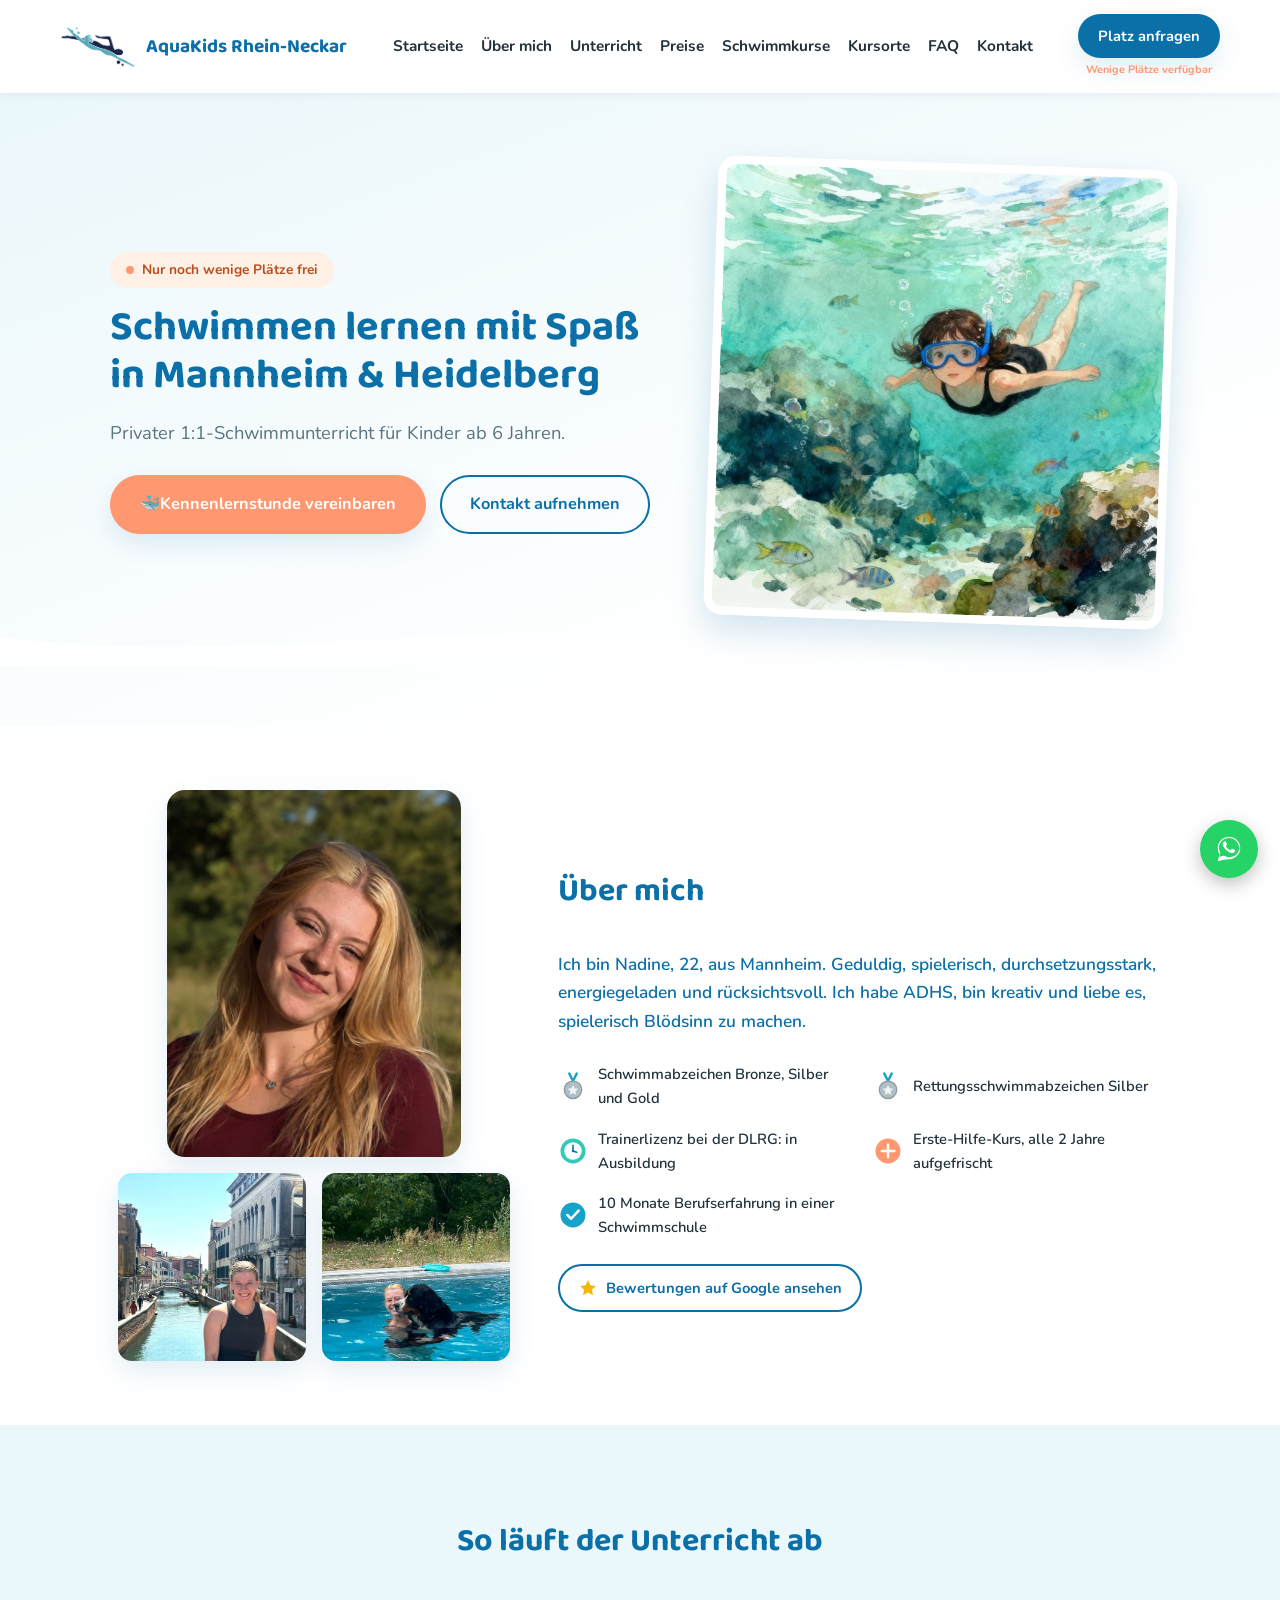
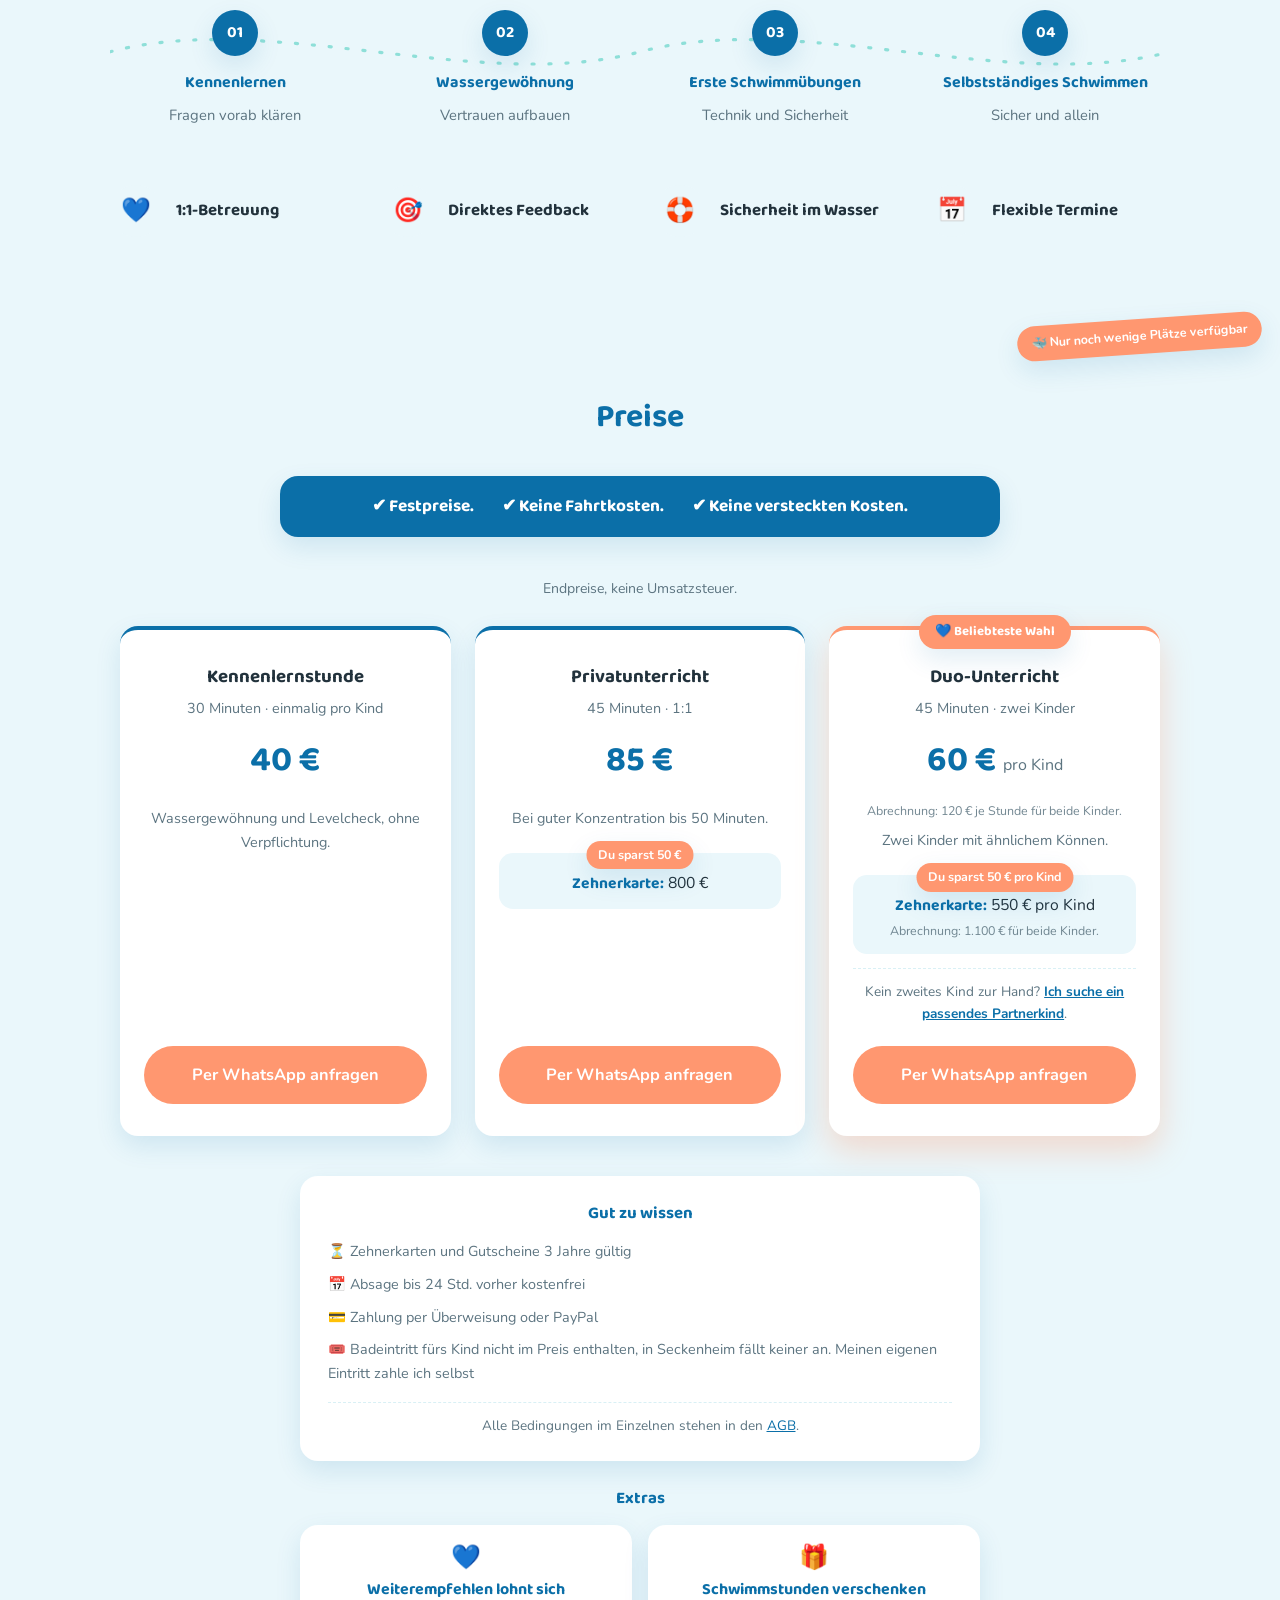
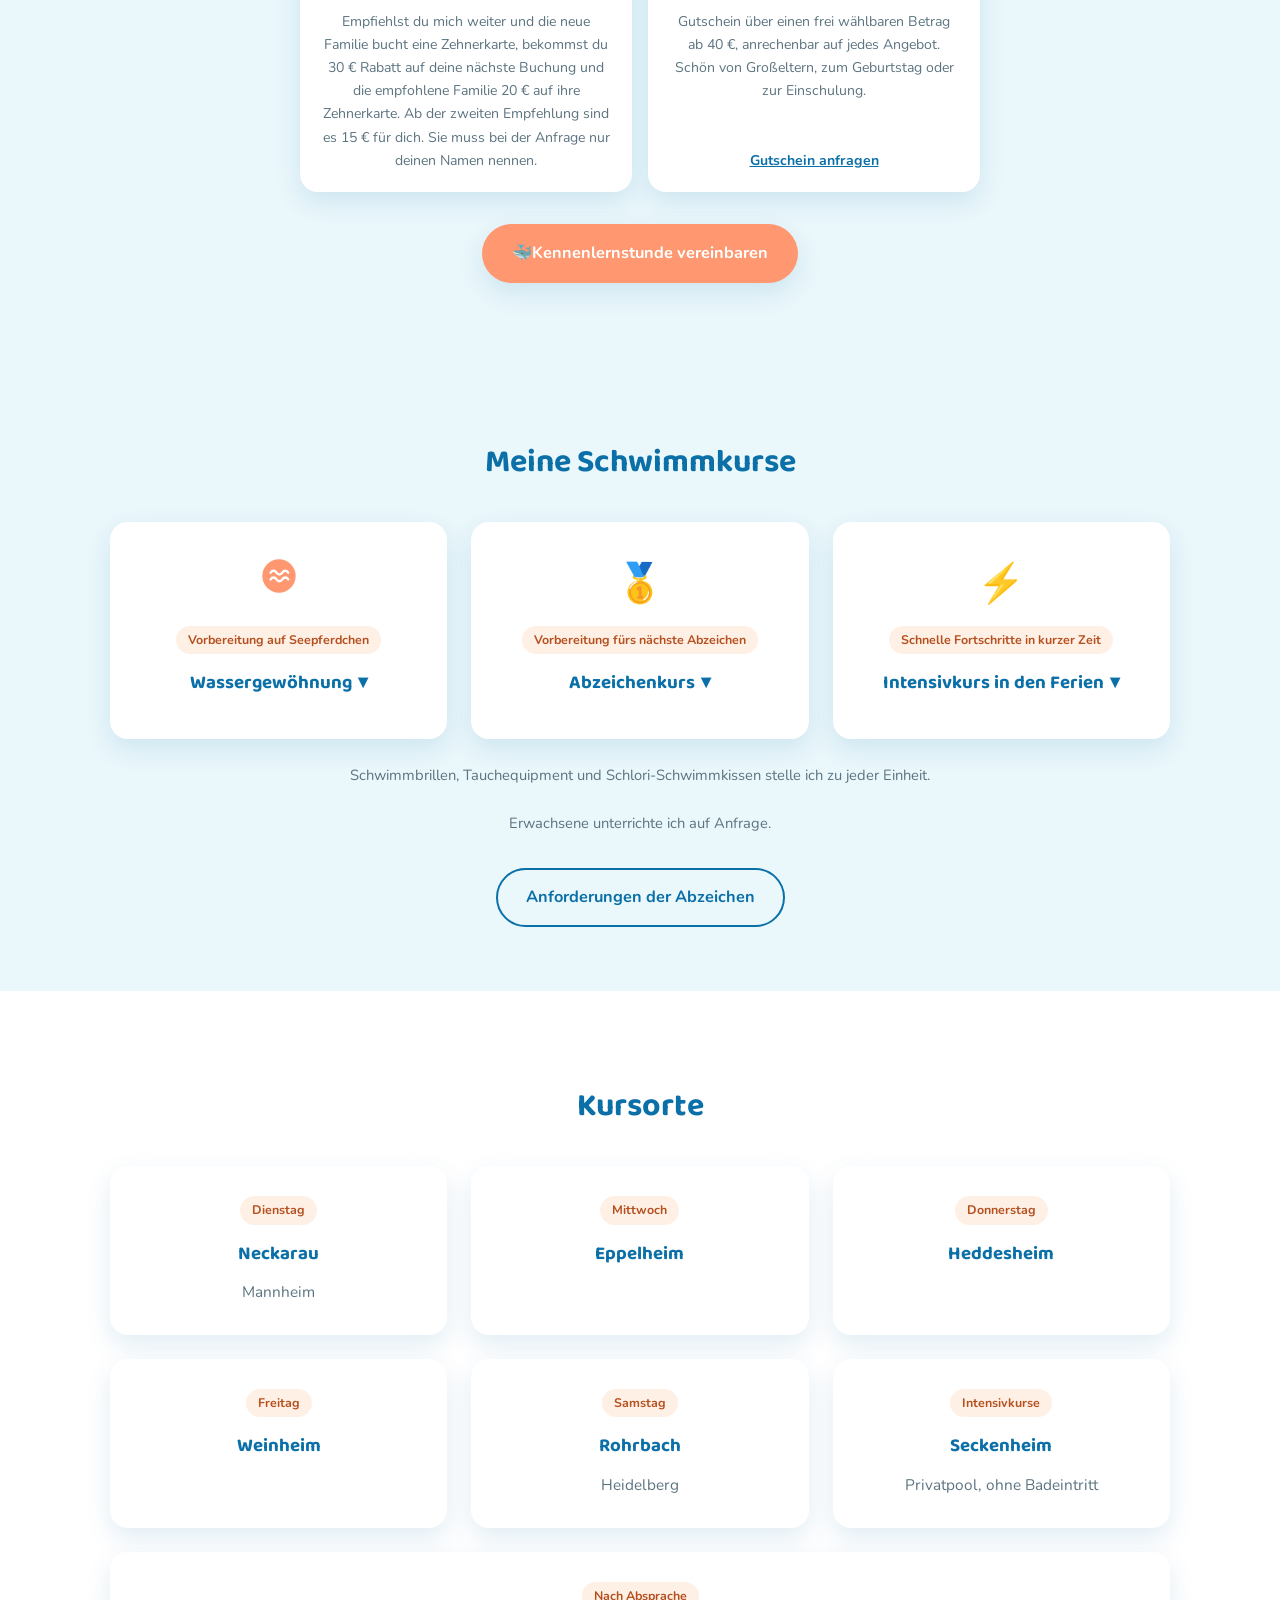
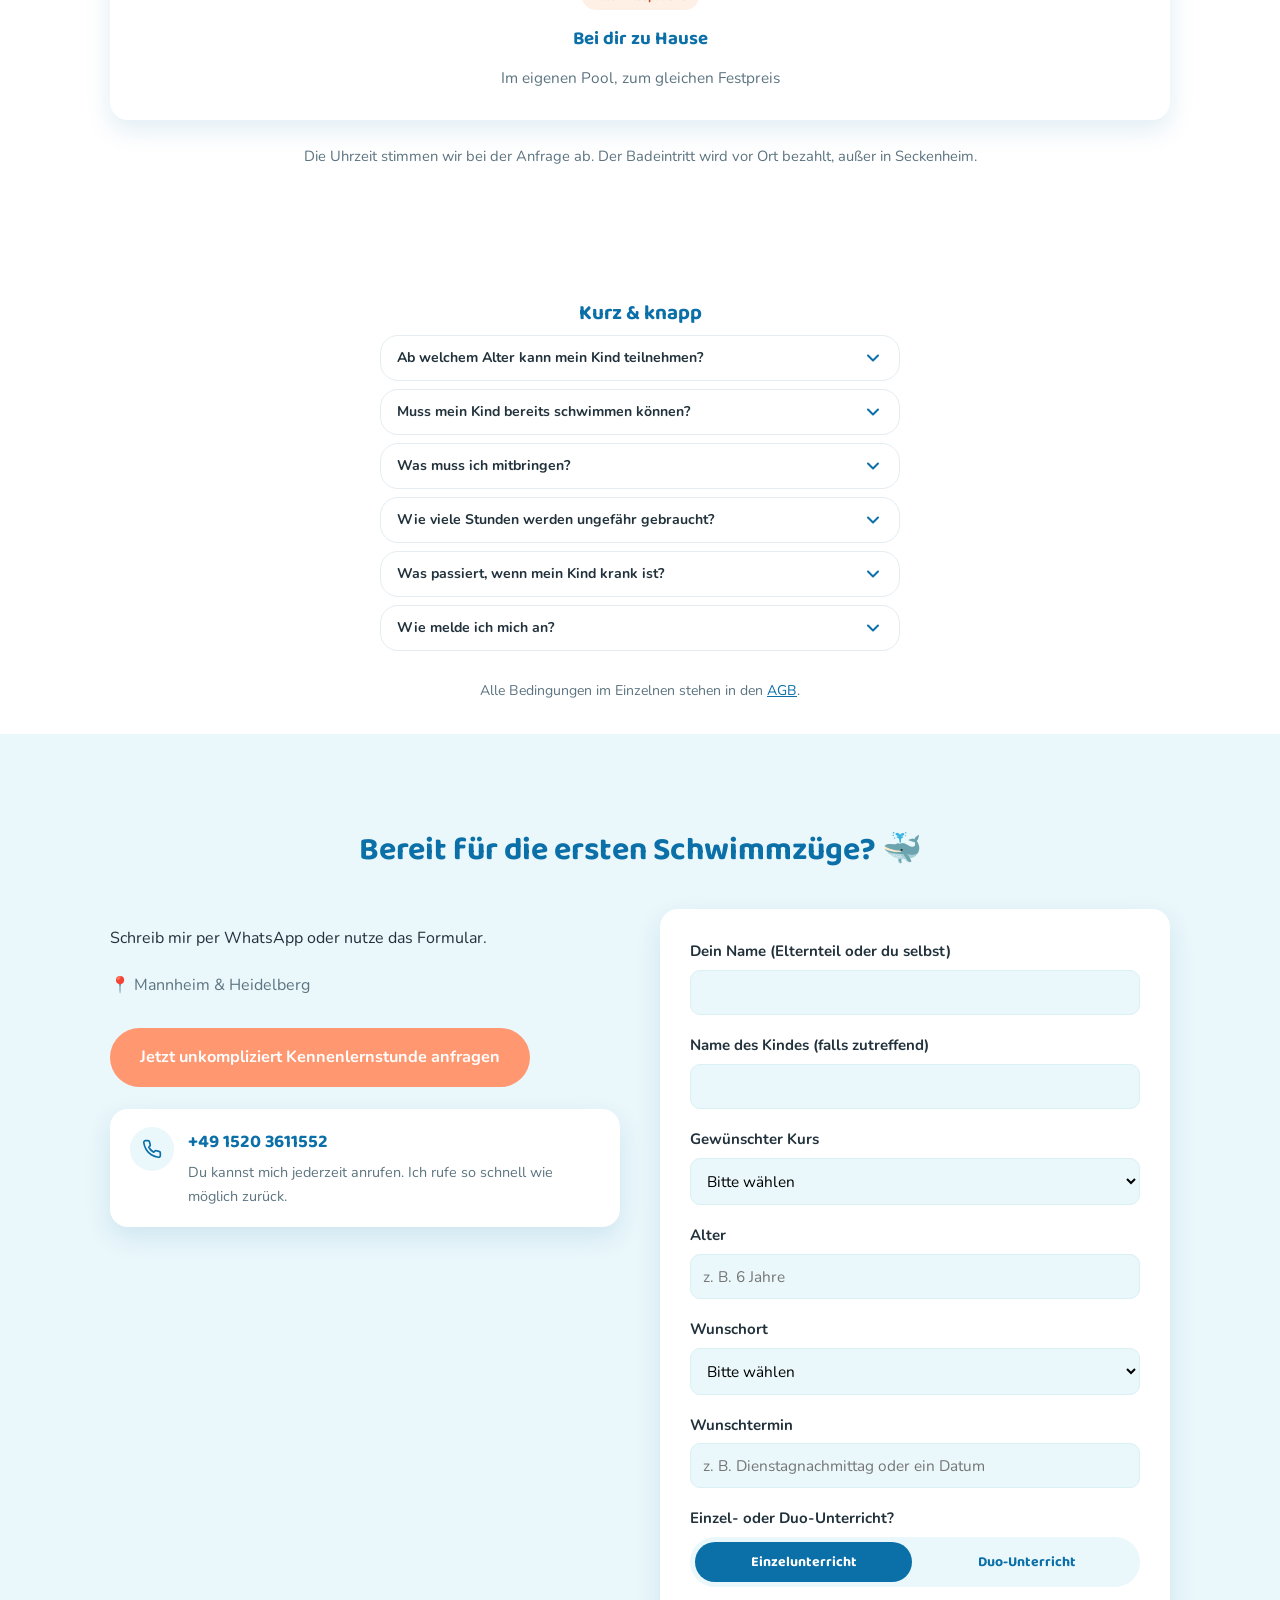
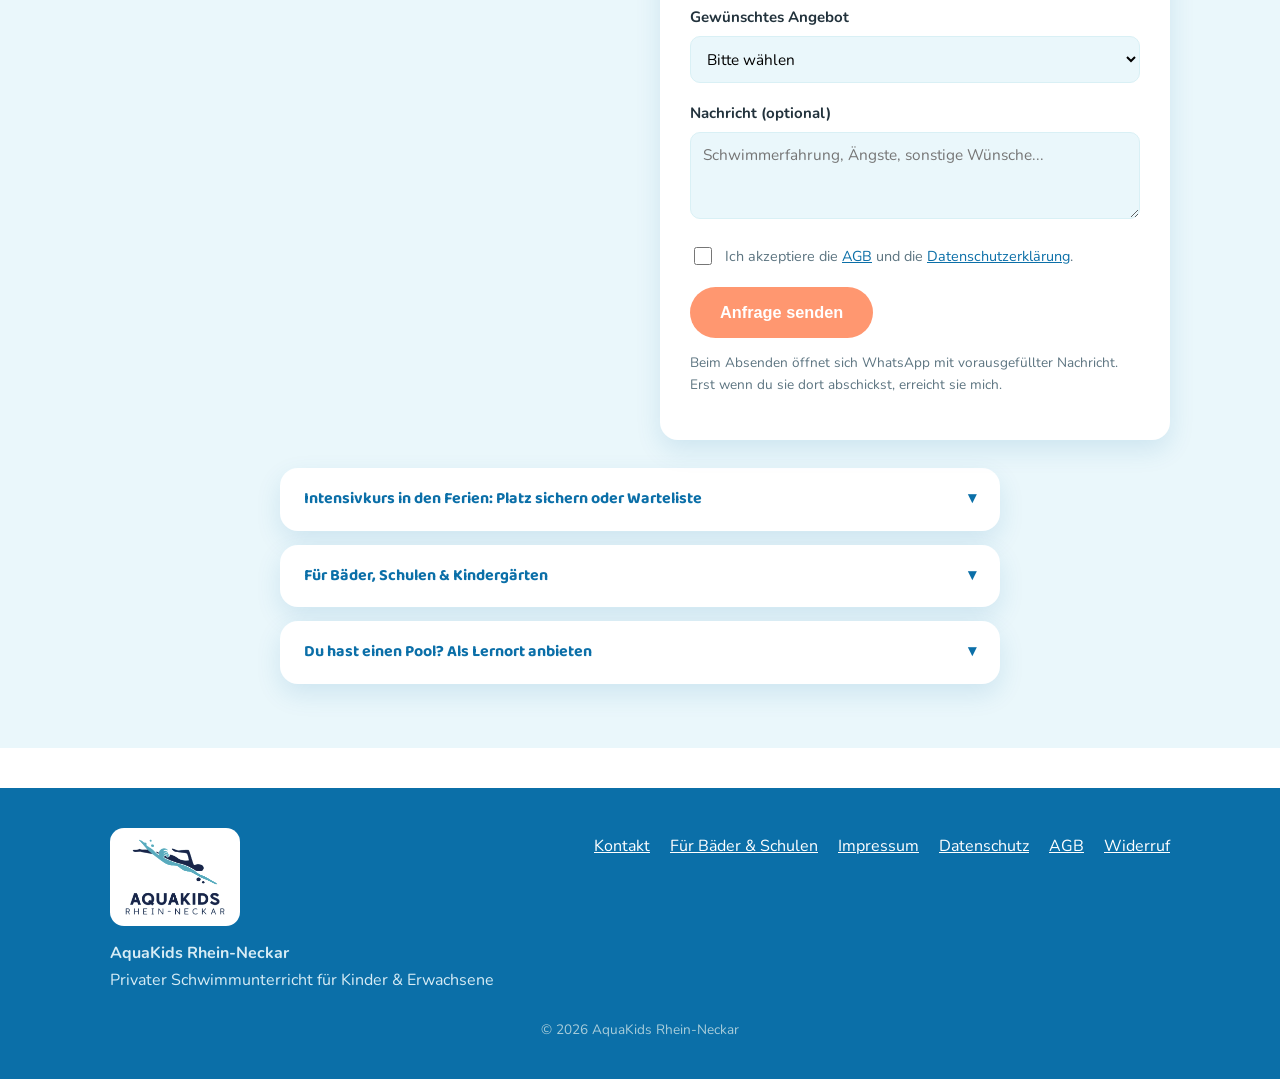
<file: index.html>
<!DOCTYPE html>
<html lang="de">
<head>
<meta charset="UTF-8" />
<meta name="viewport" content="width=device-width, initial-scale=1.0" />
<link rel="icon" href="/favicon.png" type="image/png" sizes="64x64" />
<link rel="apple-touch-icon" href="/apple-touch-icon.png" />
<link rel="preload" href="/fonts/nunito-latin.woff2" as="font" type="font/woff2" crossorigin />
<link rel="preload" href="/fonts/baloo2-latin.woff2" as="font" type="font/woff2" crossorigin />
<title>Schwimmunterricht Heidelberg &amp; Mannheim | AquaKids Rhein-Neckar</title>
<meta name="description" content="Privater Schwimmunterricht in Heidelberg &amp; Mannheim für Kinder ab 6 Jahren und Erwachsene. Geduldig, 1:1, spielerisch. Jetzt Termin per WhatsApp anfragen." />
<link rel="canonical" href="https://aquakids-rn.de/" />
<meta property="og:type" content="website" />
<meta property="og:locale" content="de_DE" />
<meta property="og:site_name" content="AquaKids Rhein-Neckar" />
<meta property="og:title" content="Schwimmunterricht Heidelberg & Mannheim | AquaKids Rhein-Neckar" />
<meta property="og:description" content="Privater Schwimmunterricht für Kinder ab 6 Jahren und Erwachsene in Mannheim und Heidelberg. Geduldig, individuell und persönlich." />
<meta property="og:url" content="https://aquakids-rn.de/" />
<meta property="og:image" content="https://aquakids-rn.de/img/hero-unterwasser.jpg" />
<meta name="twitter:card" content="summary_large_image" />
<link rel="stylesheet" href="css/style.css?v=33" />
<script type="application/ld+json">
{
  "@context": "https://schema.org",
  "@type": "SportsActivityLocation",
  "name": "AquaKids Rhein-Neckar",
  "description": "Privater Schwimmunterricht für Kinder ab 6 Jahren und Erwachsene in Mannheim und Heidelberg.",
  "url": "https://aquakids-rn.de/",
  "telephone": "+4915203611552",
  "email": "aquakidsrheinneckar@gmail.com",
  "priceRange": "40€-85€",
  "areaServed": [
    { "@type": "City", "name": "Mannheim" },
    { "@type": "City", "name": "Heidelberg" },
    { "@type": "City", "name": "Weinheim" },
    { "@type": "City", "name": "Eppelheim" },
    { "@type": "City", "name": "Heddesheim" }
  ],
  "image": "https://aquakids-rn.de/img/hero-unterwasser.jpg",
  "logo": "https://aquakids-rn.de/img/logo.png",
  "sameAs": ["https://maps.app.goo.gl/8mJAWNPspA1C7y219"]
}
</script>
</head>
<body>

<header class="site-header">
  <div class="nav-wrap">
    <a href="#start" class="logo">
      <img class="logo-mark" src="img/logo-mark.png" alt="" width="76" height="42" />
      AquaKids Rhein-Neckar
    </a>

    <nav class="main-nav" aria-label="Hauptnavigation">
      <ul>
        <li><a href="#start">Startseite</a></li>
        <li><a href="#ueber-mich">Über mich</a></li>
        <li><a href="#ablauf">Unterricht</a></li>
        <li><a href="#preise">Preise</a></li>
        <li><a href="#angebot">Schwimmkurse</a></li>
        <li><a href="#kursorte">Kursorte</a></li>
        <li><a href="#faq">FAQ</a></li>
        <li><a href="#kontakt">Kontakt</a></li>
      </ul>
    </nav>

    <div class="nav-actions">
      <div class="nav-cta-gruppe">
        <a class="btn-nav-cta" href="#kontakt">
          <span class="long">Platz anfragen</span>
        </a>
        <span class="nav-cta-hinweis">Wenige Plätze verfügbar</span>
      </div>
      <button class="menu-toggle" aria-label="Menü öffnen" aria-expanded="false">☰</button>
    </div>
  </div>
</header>

<main>

  <!-- Hero -->
  <section class="hero" id="start">
    <div class="bubble-field" aria-hidden="true">
      <span></span><span></span><span></span><span></span><span></span>
    </div>
    <div class="container hero-inner">
      <div>
        <!-- Verfügbarkeit monatlich aktuell halten: Anzahl der Plätze und Monat anpassen. -->
        <div class="availability-badge">Nur noch wenige Plätze frei</div>
        <h1>Schwimmen lernen mit Spaß in Mannheim &amp; Heidelberg</h1>
        <p class="lead">
          Privater 1:1-Schwimmunterricht für Kinder ab 6 Jahren.
        </p>
        <div class="hero-actions">
          <a href="#kontakt" class="btn btn-coral"><span aria-hidden="true">🐳</span> Kennenlernstunde vereinbaren</a>
          <a href="#kontakt" class="btn btn-outline">Kontakt aufnehmen</a>
        </div>
      </div>
      <div class="hero-illustration">
        <img src="img/hero-unterwasser.jpg"
             alt="Aquarell-Illustration: Ein Mädchen taucht mit Schwimmbrille durch klares Wasser, umgeben von bunten Fischen"
             width="736" height="736" fetchpriority="high" />
      </div>
    </div>
    <div class="wave-divider" aria-hidden="true">
      <svg viewBox="0 0 1440 60" preserveAspectRatio="none">
        <path d="M0,20 C240,60 480,0 720,20 C960,40 1200,0 1440,20 L1440,60 L0,60 Z" fill="var(--color-bg)"/>
      </svg>
    </div>
  </section>

  <!-- Über mich -->
  <section id="ueber-mich">
    <div class="container about-grid">
      <div class="reveal ueber-mich-dreieck">
        <div class="foto-wrapper foto-wrapper-oben" title="Strg + Mausrad zum Zoomen">
          <img src="img/ueber-mich-portrait.jpg" alt="Nadine Reinhard, Portrait" class="foto-oben" width="800" height="1200" loading="lazy" decoding="async" />
        </div>
        <div class="foto-unten-reihe">
          <div class="foto-wrapper foto-wrapper-unten" tabindex="0" role="button" aria-label="Dieses Foto groß anzeigen" title="Anklicken zum Tauschen">
            <img src="img/ueber-mich.jpg" alt="Nadine Reinhard, Schwimmlehrerin bei AquaKids Rhein-Neckar" class="foto-unten" width="600" height="800" loading="lazy" decoding="async" />
          </div>
          <div class="foto-wrapper foto-wrapper-unten" tabindex="0" role="button" aria-label="Dieses Foto groß anzeigen" title="Anklicken zum Tauschen">
            <img src="img/ueber-mich-pool.jpg" alt="Nadine Reinhard beim Schwimmen mit ihrem Hund" class="foto-unten" width="600" height="800" loading="lazy" decoding="async" />
          </div>
        </div>
      </div>
      <div class="reveal">
        <h2 class="section-title" style="text-align:left">Über mich</h2>
        <p class="ueber-mich-intro">Ich bin Nadine, 22, aus Mannheim. Geduldig, spielerisch, durchsetzungsstark, energiegeladen und rücksichtsvoll. Ich habe ADHS, bin kreativ und liebe es, spielerisch Blödsinn zu machen.</p>
        <ul class="qualifications">
          <li class="qualification-item">
            <svg viewBox="0 0 48 48" width="40" height="40" aria-hidden="true">
              <path d="M18 4 L24 16 L30 4" fill="none" stroke="var(--color-primary)" stroke-width="4" stroke-linecap="round" stroke-linejoin="round"/>
              <circle cx="24" cy="30" r="14" fill="#b0bfc6" stroke="#8a99a1" stroke-width="2"/>
              <path d="M24 22 L26.5 27.5 L32.5 28.2 L28 32.3 L29.3 38.2 L24 35 L18.7 38.2 L20 32.3 L15.5 28.2 L21.5 27.5 Z" fill="#eef3f5"/>
            </svg>
            <span>Schwimmabzeichen Bronze, Silber und Gold</span>
          </li>
          <li class="qualification-item">
            <svg viewBox="0 0 48 48" width="40" height="40" aria-hidden="true">
              <path d="M18 4 L24 16 L30 4" fill="none" stroke="var(--color-primary)" stroke-width="4" stroke-linecap="round" stroke-linejoin="round"/>
              <circle cx="24" cy="30" r="14" fill="#b0bfc6" stroke="#8a99a1" stroke-width="2"/>
              <path d="M24 22 L26.5 27.5 L32.5 28.2 L28 32.3 L29.3 38.2 L24 35 L18.7 38.2 L20 32.3 L15.5 28.2 L21.5 27.5 Z" fill="#eef3f5"/>
            </svg>
            <span>Rettungsschwimmabzeichen Silber</span>
          </li>
          <li class="qualification-item">
            <svg viewBox="0 0 48 48" width="40" height="40" aria-hidden="true">
              <circle cx="24" cy="24" r="20" fill="var(--color-accent)"/>
              <circle cx="24" cy="24" r="14" fill="#ffffff"/>
              <line x1="24" y1="24" x2="24" y2="15" stroke="var(--color-primary-dark)" stroke-width="2.5" stroke-linecap="round"/>
              <line x1="24" y1="24" x2="30" y2="26" stroke="var(--color-primary-dark)" stroke-width="2.5" stroke-linecap="round"/>
              <circle cx="24" cy="24" r="2" fill="var(--color-primary-dark)"/>
            </svg>
            <span>Trainerlizenz bei der DLRG: in Ausbildung</span>
          </li>
          <li class="qualification-item">
            <svg viewBox="0 0 48 48" width="40" height="40" aria-hidden="true">
              <circle cx="24" cy="24" r="20" fill="var(--color-coral)"/>
              <path d="M24 14 L24 34 M14 24 L34 24" stroke="#ffffff" stroke-width="4" stroke-linecap="round"/>
            </svg>
            <span>Erste-Hilfe-Kurs, alle 2 Jahre aufgefrischt</span>
          </li>
          <li class="qualification-item">
            <svg viewBox="0 0 48 48" width="40" height="40" aria-hidden="true">
              <circle cx="24" cy="24" r="20" fill="var(--color-primary)"/>
              <path d="M15 24 L21 30 L33 17" fill="none" stroke="#ffffff" stroke-width="4" stroke-linecap="round" stroke-linejoin="round"/>
            </svg>
            <span>10 Monate Berufserfahrung in einer Schwimmschule</span>
          </li>
        </ul>
        <a class="google-bewertungen" href="https://maps.app.goo.gl/8mJAWNPspA1C7y219" target="_blank" rel="noopener">
          <svg viewBox="0 0 24 24" width="20" height="20" aria-hidden="true">
            <path d="M12 2.5l2.9 6.1 6.6.9-4.8 4.6 1.2 6.6L12 17.5l-5.9 3.2 1.2-6.6L2.5 9.5l6.6-.9z" fill="#f5b50a"/>
          </svg>
          <span>Bewertungen auf Google ansehen</span>
        </a>
      </div>
    </div>
  </section>

  <!-- Unterricht -->
  <section class="alt" id="ablauf">
    <div class="container">
      <h2 class="section-title reveal">So läuft der Unterricht ab</h2>
      <div class="steps-wrap reveal">
        <svg class="steps-wave-bg" viewBox="0 0 1000 60" preserveAspectRatio="none" aria-hidden="true">
          <path d="M0,30 C150,-10 350,70 500,30 C650,-10 850,70 1000,30" fill="none" stroke="var(--color-accent)" stroke-width="3" stroke-linecap="round" stroke-dasharray="2 14"/>
        </svg>
        <div class="steps">
          <div class="step">
            <div class="step-number">01</div>
            <h3>Kennenlernen</h3>
            <p>Fragen vorab klären</p>
          </div>
          <div class="step">
            <div class="step-number">02</div>
            <h3>Wassergewöhnung</h3>
            <p>Vertrauen aufbauen</p>
          </div>
          <div class="step">
            <div class="step-number">03</div>
            <h3>Erste Schwimmübungen</h3>
            <p>Technik und Sicherheit</p>
          </div>
          <div class="step">
            <div class="step-number">04</div>
            <h3>Selbstständiges Schwimmen</h3>
            <p>Sicher und allein</p>
          </div>
        </div>
      </div>

      <div class="benefit-grid reveal">
        <div class="benefit-item">
          <span class="benefit-icon" aria-hidden="true">💙</span>
          <h3>1:1-Betreuung</h3>
        </div>
        <div class="benefit-item">
          <span class="benefit-icon" aria-hidden="true">🎯</span>
          <h3>Direktes Feedback</h3>
        </div>
        <div class="benefit-item">
          <span class="benefit-icon" aria-hidden="true">🛟</span>
          <h3>Sicherheit im Wasser</h3>
        </div>
        <div class="benefit-item">
          <span class="benefit-icon" aria-hidden="true">📅</span>
          <h3>Flexible Termine</h3>
        </div>
      </div>
    </div>
  </section>

  <!-- Preise -->
  <section class="alt" id="preise">
    <span class="ecke-badge">🐳 Nur noch wenige Plätze verfügbar</span>
    <div class="container">
      <h2 class="section-title reveal">Preise</h2>

      <p class="festpreis-banner reveal">
        <span>✔ Festpreise.</span>
        <span>✔ Keine Fahrtkosten.</span>
        <span>✔ Keine versteckten Kosten.</span>
      </p>
      <p class="preis-fussnote reveal">
        Endpreise, keine Umsatzsteuer.
      </p>

      <!-- Die Preiskarten entstehen automatisch aus js/preise-data.js – Preise NUR dort ändern. -->
      <div class="price-grid" id="preis-karten"></div>

      <div class="preis-rahmen reveal">
        <h3>Gut zu wissen</h3>
        <ul>
          <li><span aria-hidden="true">⏳</span> Zehnerkarten und Gutscheine 3&nbsp;Jahre gültig</li>
          <li><span aria-hidden="true">📅</span> Absage bis 24&nbsp;Std. vorher kostenfrei</li>
          <li><span aria-hidden="true">💳</span> Zahlung per Überweisung oder PayPal</li>
          <li><span aria-hidden="true">🎟️</span> Badeintritt fürs Kind nicht im Preis enthalten, in Seckenheim fällt keiner an. Meinen eigenen Eintritt zahle ich selbst</li>
        </ul>
        <p>Alle Bedingungen im Einzelnen stehen in den <a href="agb.html">AGB</a>.</p>
      </div>

      <!-- Empfehlungsprämie und Gutschein entstehen aus AKTIONEN in js/preise-data.js -->
      <div class="preis-aktionen" id="preis-aktionen"></div>

      <div class="section-cta reveal">
        <a href="#kontakt" class="btn btn-coral"><span aria-hidden="true">🐳</span> Kennenlernstunde vereinbaren</a>
      </div>
    </div>
  </section>

  <!-- Meine Schwimmkurse (inkl. Abzeichen-Anforderungen) -->
  <section class="alt has-bubbles" id="angebot">
    <div class="bubble-field" aria-hidden="true">
      <span></span><span></span><span></span>
    </div>
    <div class="container">
      <h2 class="section-title reveal">Meine Schwimmkurse</h2>
      <div class="card-grid">
        <details class="card kurs-toggle reveal">
          <summary>
            <div class="emoji">
              <svg viewBox="0 0 48 48" width="40" height="40" aria-hidden="true">
                <circle cx="24" cy="24" r="20" fill="var(--color-coral)"/>
                <path d="M14 20c2-3 5-3 7 0s5 3 7 0 5-3 7 0" stroke="#ffffff" stroke-width="3" fill="none" stroke-linecap="round"/>
                <path d="M14 28c2-3 5-3 7 0s5 3 7 0 5-3 7 0" stroke="#ffffff" stroke-width="3" fill="none" stroke-linecap="round"/>
              </svg>
            </div>
            <span class="kurs-subline">Vorbereitung auf Seepferdchen</span>
            <h3>Wassergewöhnung</h3>
          </summary>
          <ul class="leistungen-list">
            <li>Sicher im Wasser fühlen</li>
            <li>Auftriebsübungen</li>
            <li>Vorankommen im Wasser</li>
            <li>Erste Schwimmtechniken</li>
          </ul>
        </details>
        <details class="card kurs-toggle reveal">
          <summary>
            <div class="emoji" aria-hidden="true">🥇</div>
            <span class="kurs-subline">Vorbereitung fürs nächste Abzeichen</span>
            <h3>Abzeichenkurs</h3>
          </summary>
          <ul class="leistungen-list">
            <li>Verschiedene Schwimmtechniken</li>
            <li>Sprünge</li>
            <li>Sicherheit im Wasser</li>
          </ul>
        </details>
        <details class="card kurs-toggle reveal">
          <summary>
            <div class="emoji" aria-hidden="true">⚡</div>
            <span class="kurs-subline">Schnelle Fortschritte in kurzer Zeit</span>
            <h3>Intensivkurs in den Ferien</h3>
          </summary>
          <!-- Die Punkte entstehen aus FERIENKURSE in js/preise-data.js -->
          <ul class="leistungen-list" id="ferienkurs-liste"></ul>
          <a href="#ferien-reservierung" class="btn btn-coral kurs-cta">Platz sichern oder Warteliste</a>
        </details>
      </div>
      <p class="price-note">Schwimmbrillen, Tauchequipment und Schlori-Schwimmkissen stelle ich zu jeder Einheit.</p>
      <p class="price-note">Erwachsene unterrichte ich auf Anfrage.</p>

      <details class="abzeichen-details" id="abzeichen">
        <summary class="btn btn-outline">Anforderungen der Abzeichen</summary>
        <p class="abzeichen-hinweis">Die offizielle Abnahme übernimmt das Schwimmbad bzw. eine Prüfstelle.</p>
        <div class="card-grid">
        <div class="card">
          <h3>Seepferdchen</h3>
          <ul class="leistungen-list">
            <li>Sprung vom Beckenrand</li>
            <li>25 m Schwimmen in Bauch- oder Rückenlage</li>
            <li>Gegenstand aus schultertiefem Wasser holen</li>
            <li>Baderegeln kennen</li>
          </ul>
        </div>
        <div class="card">
          <h3>Bronze</h3>
          <ul class="leistungen-list">
            <li>Kopfsprung</li>
            <li>15 Minuten schwimmen, mindestens 200 m</li>
            <li>Sprung vom 1-Meter-Brett</li>
            <li>Ca. 2 m tief tauchen und Gegenstand holen</li>
            <li>Baderegeln kennen</li>
          </ul>
        </div>
        <div class="card">
          <h3>Silber</h3>
          <ul class="leistungen-list">
            <li>Kopfsprung</li>
            <li>20 Minuten schwimmen, mindestens 400 m</li>
            <li>Sprung aus 3 m Höhe (oder zwei 1-Meter-Sprünge)</li>
            <li>Zweimal ca. 2 m tief tauchen</li>
            <li>10 m Streckentauchen</li>
            <li>Baderegeln und Grundlagen der Selbstrettung</li>
          </ul>
        </div>
        <div class="card">
          <h3>Gold</h3>
          <ul class="leistungen-list">
            <li>Kopfsprung</li>
            <li>30 Minuten schwimmen, mindestens 800 m</li>
            <li>Kraul-, Brust- und Rückenschwimmen</li>
            <li>10 m Streckentauchen ohne Abstoßen</li>
            <li>Dreimal ca. 2 m tief tauchen, innerhalb von 3 Minuten</li>
            <li>50 m Transportschwimmen</li>
            <li>Baderegeln und Hilfe bei Bade-, Boots- und Eisunfällen</li>
          </ul>
        </div>
      </div>

      <h3 class="abzeichen-subtitle">Rettungsschwimmabzeichen (DRSA)</h3>
      <div class="card-grid">
        <div class="card">
          <h3>Bronze</h3>
          <ul class="leistungen-list">
            <li>Voraussetzung: keine, ab ca. 12 Jahren</li>
            <li>200 m schwimmen in max. 10 Minuten</li>
            <li>100 m in Kleidung schwimmen, danach unter Wasser ausziehen</li>
            <li>Zwei Tieftauchgänge, Ring aus 2 bis 3 m Tiefe holen</li>
            <li>50 m Transportschwimmen</li>
            <li>Befreiungsgriffe und Rettungstransport</li>
            <li>Grundlagen Wiederbelebung</li>
          </ul>
        </div>
        <div class="card">
          <h3>Silber</h3>
          <ul class="leistungen-list">
            <li>Voraussetzung: Rettungsschwimmabzeichen Bronze, ab ca. 14 Jahren</li>
            <li>400 m schwimmen in max. 15 Minuten</li>
            <li>300 m in Kleidung schwimmen, danach ausziehen</li>
            <li>Sprung aus 3 m Höhe</li>
            <li>Drei Tieftauchgänge aus 3 bis 5 m Tiefe</li>
            <li>50 m Transportschwimmen in unter 90 Sekunden</li>
            <li>Aktuelle Erste-Hilfe-Ausbildung nötig</li>
          </ul>
        </div>
        <div class="card">
          <h3>Gold</h3>
          <ul class="leistungen-list">
            <li>Voraussetzung: Rettungsschwimmabzeichen Silber, ab ca. 16 Jahren</li>
            <li>300 m Flossenschwimmen in max. 6 Minuten, davon 50 m Schleppen in Kleidung</li>
            <li>300 m Schwimmen in Kleidung in max. 9 Minuten, danach im Wasser ausziehen</li>
            <li>30 m Streckentauchen, mind. 8 von 10 Ringen auf 20 m Strecke sammeln</li>
            <li>Drei Tieftauchgänge in Kleidung (kopf- und fußwärts) in 3 Minuten, dabei zwei
              Ringe aus ca. 3 bis 5 m Tiefe holen</li>
            <li>Aktuelle Erste-Hilfe-Ausbildung und ärztliches Attest nötig</li>
          </ul>
        </div>
      </div>
      </details>
    </div>
  </section>

  <!-- Kursorte: Bäder nach und nach in js/pools-data.js eintragen -->
  <section id="kursorte">
    <div class="container">
      <h2 class="section-title reveal">Kursorte</h2>
      <!-- Wochenplan (Dienstag bis Samstag): Orte und Wochentage in js/pools-data.js pflegen -->
      <div class="card-grid kursorte-grid" id="kursorte-liste">
        <article class="card kursort-zuhause-karte reveal">
          <span class="kurs-subline">Nach Absprache</span>
          <h3>Bei dir zu Hause</h3>
          <p>Im eigenen Pool, zum gleichen Festpreis</p>
        </article>
      </div>
      <p class="price-note">Die Uhrzeit stimmen wir bei der Anfrage ab. Der Badeintritt wird vor Ort bezahlt, außer in Seckenheim.</p>
    </div>
  </section>

  <!-- FAQ -->
  <section id="faq" class="faq-compact">
    <div class="container">
      <h2 class="section-title reveal">Kurz &amp; knapp</h2>
      <div class="faq-list reveal">
        <div class="faq-item">
          <button class="faq-question" aria-expanded="false">
            <span>Ab welchem Alter kann mein Kind teilnehmen?</span>
            <svg class="chevron" width="20" height="20" viewBox="0 0 24 24" fill="none" aria-hidden="true"><path d="M6 9l6 6 6-6" stroke="currentColor" stroke-width="2.4" stroke-linecap="round" stroke-linejoin="round"/></svg>
          </button>
          <div class="faq-answer">
            <p>
              Ab 6 Jahren. Für jüngere Kinder empfehle ich dir Illona von „Babys in Bewegung",
              sie gibt Schwimmunterricht für Kinder unter 6 Jahren. Sprich mich an, ich stelle
              gerne den Kontakt her. Erwachsene unterrichte ich auf Anfrage.
            </p>
          </div>
        </div>
        <div class="faq-item">
          <button class="faq-question" aria-expanded="false">
            <span>Muss mein Kind bereits schwimmen können?</span>
            <svg class="chevron" width="20" height="20" viewBox="0 0 24 24" fill="none" aria-hidden="true"><path d="M6 9l6 6 6-6" stroke="currentColor" stroke-width="2.4" stroke-linecap="round" stroke-linejoin="round"/></svg>
          </button>
          <div class="faq-answer">
            <p>Nein, die meisten starten bei mir ganz am Anfang.</p>
          </div>
        </div>
        <div class="faq-item">
          <button class="faq-question" aria-expanded="false">
            <span>Was muss ich mitbringen?</span>
            <svg class="chevron" width="20" height="20" viewBox="0 0 24 24" fill="none" aria-hidden="true"><path d="M6 9l6 6 6-6" stroke="currentColor" stroke-width="2.4" stroke-linecap="round" stroke-linejoin="round"/></svg>
          </button>
          <div class="faq-answer">
            <p>Badekleidung und ein Handtuch. Schwimmbrille und Zubehör stelle ich.</p>
          </div>
        </div>
        <div class="faq-item">
          <button class="faq-question" aria-expanded="false">
            <span>Wie viele Stunden werden ungefähr gebraucht?</span>
            <svg class="chevron" width="20" height="20" viewBox="0 0 24 24" fill="none" aria-hidden="true"><path d="M6 9l6 6 6-6" stroke="currentColor" stroke-width="2.4" stroke-linecap="round" stroke-linejoin="round"/></svg>
          </button>
          <div class="faq-answer">
            <p>Das hängt vom Kind ab. Nach der Kennenlernstunde gebe ich dir eine Einschätzung, die Zehnerkarte ist meist der beste Einstieg. Bei Kindern mit geistiger oder körperlicher Behinderung kann diese Einschätzung entfallen, hier zählt der individuelle Fortschritt, auch mit Zehnerkarte.</p>
          </div>
        </div>
        <div class="faq-item">
          <button class="faq-question" aria-expanded="false">
            <span>Was passiert, wenn mein Kind krank ist?</span>
            <svg class="chevron" width="20" height="20" viewBox="0 0 24 24" fill="none" aria-hidden="true"><path d="M6 9l6 6 6-6" stroke="currentColor" stroke-width="2.4" stroke-linecap="round" stroke-linejoin="round"/></svg>
          </button>
          <div class="faq-answer">
            <p>Bis 24&nbsp;Stunden vorher per WhatsApp absagen, dann entstehen keine Kosten und wir finden einen Ersatztermin.</p>
          </div>
        </div>
        <div class="faq-item">
          <button class="faq-question" aria-expanded="false">
            <span>Wie melde ich mich an?</span>
            <svg class="chevron" width="20" height="20" viewBox="0 0 24 24" fill="none" aria-hidden="true"><path d="M6 9l6 6 6-6" stroke="currentColor" stroke-width="2.4" stroke-linecap="round" stroke-linejoin="round"/></svg>
          </button>
          <div class="faq-answer">
            <p>Per WhatsApp, Anruf oder über das Formular unten.</p>
          </div>
        </div>
      </div>
      <p class="faq-agb-hinweis">
        Alle Bedingungen im Einzelnen stehen in den <a href="agb.html">AGB</a>.
      </p>
    </div>
  </section>

  <!-- Kontakt (inkl. Anfragen von Bädern/Schulen und Pool-Angebote) -->
  <section class="alt has-bubbles kontakt-mit-badge" id="kontakt">
    <div class="bubble-field" aria-hidden="true">
      <span></span><span></span><span></span>
    </div>
    <div class="container">
      <h2 class="section-title reveal">Bereit für die ersten Schwimmzüge? 🐳</h2>
    </div>
    <div class="container contact-grid">
      <div class="contact-info reveal">
        <p>Schreib mir per WhatsApp oder nutze das Formular.</p>
        <ul>
          <li>📍 Mannheim &amp; Heidelberg</li>
        </ul>
        <a href="https://wa.me/4915203611552" target="_blank" rel="noopener" class="btn btn-whatsapp">Jetzt unkompliziert Kennenlernstunde anfragen</a>

        <div class="phone-box">
          <span class="phone-icon" aria-hidden="true">
            <svg viewBox="0 0 24 24" width="20" height="20" fill="none" aria-hidden="true">
              <path d="M22 16.92v3a2 2 0 0 1-2.18 2 19.79 19.79 0 0 1-8.63-3.07 19.5 19.5 0 0 1-6-6 19.79 19.79 0 0 1-3.07-8.67A2 2 0 0 1 4.11 2h3a2 2 0 0 1 2 1.72c.127.96.361 1.903.7 2.81a2 2 0 0 1-.45 2.11L8.09 9.91a16 16 0 0 0 6 6l1.27-1.27a2 2 0 0 1 2.11-.45c.907.339 1.85.573 2.81.7A2 2 0 0 1 22 16.92z" stroke="var(--color-primary-dark)" stroke-width="2" stroke-linecap="round" stroke-linejoin="round"/>
            </svg>
          </span>
          <div>
            <a href="tel:+4915203611552" class="phone-number">+49&nbsp;1520&nbsp;3611552</a>
            <p>Du kannst mich jederzeit anrufen. Ich rufe so schnell wie möglich zurück.</p>
          </div>
        </div>
      </div>

      <form class="booking-form reveal" autocomplete="off">
        <div class="form-group">
          <label for="name">Dein Name (Elternteil oder du selbst)</label>
          <input type="text" id="name" name="name" required />
        </div>

        <div class="form-group">
          <label for="kindname">Name des Kindes (falls zutreffend)</label>
          <input type="text" id="kindname" name="kindname" />
        </div>

        <div class="form-group">
          <label for="unterricht">Gewünschter Kurs</label>
          <select id="unterricht" name="unterricht" required>
            <option value="">Bitte wählen</option>
            <option value="Wassergewöhnung (Kind)">Wassergewöhnung (Kind)</option>
            <option value="Abzeichenkurs (Kind)">Abzeichenkurs (Kind)</option>
            <option value="Intensivkurs in den Ferien">Intensivkurs in den Ferien</option>
            <option value="Erwachsene/r">Erwachsene/r</option>
          </select>
        </div>

        <div class="form-group">
          <label for="alter">Alter</label>
          <input type="text" id="alter" name="alter" placeholder="z. B. 6 Jahre" required />
        </div>

        <div class="form-group">
          <label for="ort">Wunschort</label>
          <select id="ort" name="ort" required>
            <option value="">Bitte wählen</option>
          </select>
        </div>

        <div class="form-group">
          <label for="termin">Wunschtermin</label>
          <input type="text" id="termin" name="termin" placeholder="z. B. Dienstagnachmittag oder ein Datum" required />
        </div>

        <div class="form-group">
          <label>Einzel- oder Duo-Unterricht?</label>
          <div class="form-modus-umschalter" role="tablist">
            <button type="button" class="form-modus-tab active" data-form-modus="einzel" role="tab" aria-selected="true">Einzelunterricht</button>
            <button type="button" class="form-modus-tab" data-form-modus="duo" role="tab" aria-selected="false">Duo-Unterricht</button>
          </div>
        </div>

        <div class="form-group">
          <label for="paket">Gewünschtes Angebot</label>
          <select id="paket" name="paket" required>
            <option value="">Bitte wählen</option>
          </select>
        </div>

        <div class="form-group">
          <label for="nachricht">Nachricht (optional)</label>
          <textarea id="nachricht" name="nachricht" rows="3" placeholder="Schwimmerfahrung, Ängste, sonstige Wünsche..."></textarea>
        </div>

        <div class="form-group-checkbox">
          <input type="checkbox" id="agb" name="agb" required />
          <label for="agb">
            Ich akzeptiere die <a href="agb.html" target="_blank" rel="noopener">AGB</a> und die
            <a href="datenschutz.html" target="_blank" rel="noopener">Datenschutzerklärung</a>.
          </label>
        </div>

        <button type="submit" class="btn btn-whatsapp">Anfrage senden</button>

        <p class="form-status" role="status"></p>
        <p class="form-hint">
          Beim Absenden öffnet sich WhatsApp mit vorausgefüllter Nachricht. Erst wenn du sie dort abschickst, erreicht sie mich.
        </p>
      </form>
    </div>

    <div class="container kontakt-extra-wrap">
      <details class="kontakt-extra" id="ferien-reservierung">
        <summary>Intensivkurs in den Ferien: Platz sichern oder Warteliste</summary>
        <form class="booking-form" id="ferien-form" autocomplete="off">
        <fieldset class="wahl-gruppe">
          <legend>Welche Ferien</legend>
          <!-- Die Auswahl entsteht aus FERIENKURSE in js/preise-data.js -->
          <div class="wahl-optionen" id="fe-ferien-optionen"></div>
        </fieldset>

        <fieldset class="wahl-gruppe">
          <legend>Ich möchte</legend>
          <div class="wahl-optionen">
          <label class="wahl-option"><input type="radio" name="art" value="Platz reservieren" required /><span>Platz reservieren</span></label>
          <label class="wahl-option"><input type="radio" name="art" value="Auf die Warteliste" /><span>Auf die Warteliste</span></label>
          </div>
        </fieldset>

        <div class="form-group">
          <label for="fe-name">Dein Name</label>
          <input type="text" id="fe-name" name="name" required />
        </div>

        <div class="form-group">
          <label for="fe-kind">Name des Kindes</label>
          <input type="text" id="fe-kind" name="kindname" required />
        </div>

        <div class="form-group">
          <label for="fe-alter">Alter des Kindes</label>
          <input type="text" id="fe-alter" name="alter" placeholder="z. B. 7 Jahre" required />
        </div>

        <fieldset class="wahl-gruppe">
          <legend>Termine pro Woche</legend>
          <!-- Die Auswahl entsteht aus FERIEN_INTENSIV in js/preise-data.js -->
          <div class="wahl-optionen" id="fe-termine-optionen"></div>
        </fieldset>

        <fieldset class="wahl-gruppe">
          <legend>Uhrzeit</legend>
          <div class="wahl-optionen">
          <label class="wahl-option"><input type="radio" name="zeit" value="Vormittags" required /><span>Vormittags</span></label>
          <label class="wahl-option"><input type="radio" name="zeit" value="Nachmittags" /><span>Nachmittags</span></label>
          <label class="wahl-option"><input type="radio" name="zeit" value="Beides möglich" /><span>Beides möglich</span></label>
          </div>
        </fieldset>

        <fieldset class="wahl-gruppe" id="fe-tage">
          <legend>Gewünschte Tage (mehrere möglich)</legend>
          <div class="wahl-optionen">
          <label class="wahl-option"><input type="checkbox" name="tage" value="Montag" /><span>Montag</span></label>
          <label class="wahl-option"><input type="checkbox" name="tage" value="Dienstag" /><span>Dienstag</span></label>
          <label class="wahl-option"><input type="checkbox" name="tage" value="Mittwoch" /><span>Mittwoch</span></label>
          <label class="wahl-option"><input type="checkbox" name="tage" value="Donnerstag" /><span>Donnerstag</span></label>
          <label class="wahl-option"><input type="checkbox" name="tage" value="Freitag" /><span>Freitag</span></label>
          <label class="wahl-option"><input type="checkbox" name="tage" value="Samstag" /><span>Samstag</span></label>
          </div>
        </fieldset>

        <div class="form-group">
          <label for="fe-nachricht">Nachricht (optional)</label>
          <textarea id="fe-nachricht" name="nachricht" rows="3" placeholder="Gewünschte Ferienwochen, Schwimmerfahrung, sonstige Wünsche..."></textarea>
        </div>

        <div class="form-group-checkbox">
          <input type="checkbox" id="fe-agb" name="agb" required />
          <label for="fe-agb">
            Ich akzeptiere die <a href="agb.html" target="_blank" rel="noopener">AGB</a> und die
            <a href="datenschutz.html" target="_blank" rel="noopener">Datenschutzerklärung</a>.
          </label>
        </div>

        <button type="submit" class="btn btn-whatsapp">Anfrage senden</button>

        <p class="form-status" id="ferien-status" role="status"></p>
        <p class="form-hint">
          Beim Absenden öffnet sich WhatsApp mit vorausgefüllter Nachricht. Erst wenn du sie dort abschickst, erreicht sie mich. Ein Platz ist erst nach meiner Bestätigung reserviert.
        </p>
      </form>
      </details>
      <details class="kontakt-extra" id="kooperation">
        <summary>Für Bäder, Schulen &amp; Kindergärten</summary>
        <form class="booking-form" id="kooperation-form" autocomplete="off">
        <div class="form-group">
          <label for="koop-bad">Name der Einrichtung / Ansprechperson (optional)</label>
          <input type="text" id="koop-bad" name="bad" />
        </div>

        <div class="form-group">
          <label for="koop-nachricht">Deine Nachricht</label>
          <textarea id="koop-nachricht" name="nachricht" rows="6" required placeholder="Worum geht es? Feste Zeiten, Konditionen, allgemeines Interesse..."></textarea>
        </div>

        <button type="submit" class="btn btn-whatsapp">Anfrage senden</button>

        <p class="form-status" id="kooperation-status" role="status"></p>
        <p class="form-hint">
          Beim Absenden öffnet sich WhatsApp mit vorausgefüllter Nachricht. Erst wenn du sie dort abschickst, erreicht sie mich.
        </p>
      </form>
      </details>
      <details class="kontakt-extra" id="pool-anbieten">
        <summary>Du hast einen Pool? Als Lernort anbieten</summary>
        <form class="booking-form" id="pool-angebot-form" autocomplete="off">
        <div class="form-group">
          <label for="pa-name">Dein Name</label>
          <input type="text" id="pa-name" name="name" required />
        </div>

        <div class="form-group">
          <label for="pa-standort">Wo ist der Pool?</label>
          <input type="text" id="pa-standort" name="standort" placeholder="Ort / ungefähre Lage" required />
        </div>

        <div class="form-group">
          <label for="pa-preis">Gewünschter Preis pro Stunde</label>
          <input type="text" id="pa-preis" name="preis" placeholder="z. B. 15 € / Stunde" />
        </div>

        <div class="form-group">
          <label for="pa-verfuegbarkeit">Wann steht der Pool zur Verfügung?</label>
          <input type="text" id="pa-verfuegbarkeit" name="verfuegbarkeit" placeholder="z. B. Dienstag- und Freitagnachmittag" />
        </div>

        <div class="form-group">
          <label for="pa-nachricht">Fragen oder Notizen (optional)</label>
          <textarea id="pa-nachricht" name="nachricht" rows="4" placeholder="Größe/Tiefe des Pools, Beheizung, sonstige Hinweise..."></textarea>
        </div>

        <button type="submit" class="btn btn-whatsapp">Anfrage senden</button>

        <p class="form-status" id="pool-angebot-status" role="status"></p>
        <p class="form-hint">
          Beim Absenden öffnet sich WhatsApp mit vorausgefüllter Nachricht. Erst wenn du sie dort abschickst, erreicht sie mich.
        </p>
      </form>
      </details>
    </div>
  </section>

</main>

<a href="https://wa.me/4915203611552" target="_blank" rel="noopener" class="whatsapp-float" aria-label="Per WhatsApp schreiben">
  <svg viewBox="0 0 32 32" fill="currentColor" aria-hidden="true">
    <path d="M16.001 3C9.373 3 4 8.373 4 15c0 2.386.703 4.607 1.916 6.47L4 29l7.72-1.877A11.94 11.94 0 0 0 16.001 27C22.63 27 28 21.627 28 15S22.63 3 16.001 3Zm0 21.818c-1.94 0-3.75-.55-5.287-1.503l-.379-.226-4.583 1.114 1.145-4.463-.247-.393A9.77 9.77 0 0 1 5.182 15c0-5.964 4.855-10.818 10.819-10.818S26.818 9.036 26.818 15 21.964 24.818 16.001 24.818Zm5.94-8.14c-.325-.163-1.924-.949-2.222-1.058-.298-.108-.516-.163-.733.163-.217.326-.842 1.058-1.032 1.276-.19.217-.38.244-.706.081-.325-.163-1.373-.505-2.615-1.607-.967-.861-1.619-1.925-1.809-2.25-.19-.326-.02-.502.143-.664.146-.145.325-.38.488-.57.163-.19.217-.326.325-.543.109-.217.055-.407-.027-.57-.081-.163-.733-1.762-1.004-2.414-.264-.634-.532-.548-.733-.558-.19-.009-.407-.011-.624-.011-.217 0-.57.081-.868.407-.298.326-1.137 1.112-1.137 2.712 0 1.6 1.164 3.146 1.326 3.363.163.217 2.29 3.494 5.548 4.9.775.334 1.38.534 1.852.684.778.247 1.486.212 2.045.129.624-.093 1.924-.787 2.196-1.547.271-.76.271-1.412.19-1.548-.081-.136-.298-.217-.624-.38Z"/>
  </svg>
</a>

<footer class="site-footer">
  <div class="container footer-inner">
    <div>
      <img class="footer-logo" src="img/logo.png" alt="AquaKids Rhein-Neckar" width="130" height="100" loading="lazy" />
      <strong>AquaKids Rhein-Neckar</strong><br />
      Privater Schwimmunterricht für Kinder &amp; Erwachsene
    </div>
    <ul class="footer-links">
      <li><a href="#kontakt">Kontakt</a></li>
      <li><a href="#kooperation">Für Bäder &amp; Schulen</a></li>
      <li><a href="impressum.html">Impressum</a></li>
      <li><a href="datenschutz.html">Datenschutz</a></li>
      <li><a href="agb.html">AGB</a></li>
      <li><a href="agb.html#widerruf">Widerruf</a></li>
    </ul>
  </div>
  <p class="footer-bottom">&copy; 2026 AquaKids Rhein-Neckar</p>
</footer>

<script src="js/preise-data.js?v=8"></script>
<script src="js/pools-data.js?v=5"></script>
<script src="js/main.js?v=15"></script>
</body>
</html>
</file>
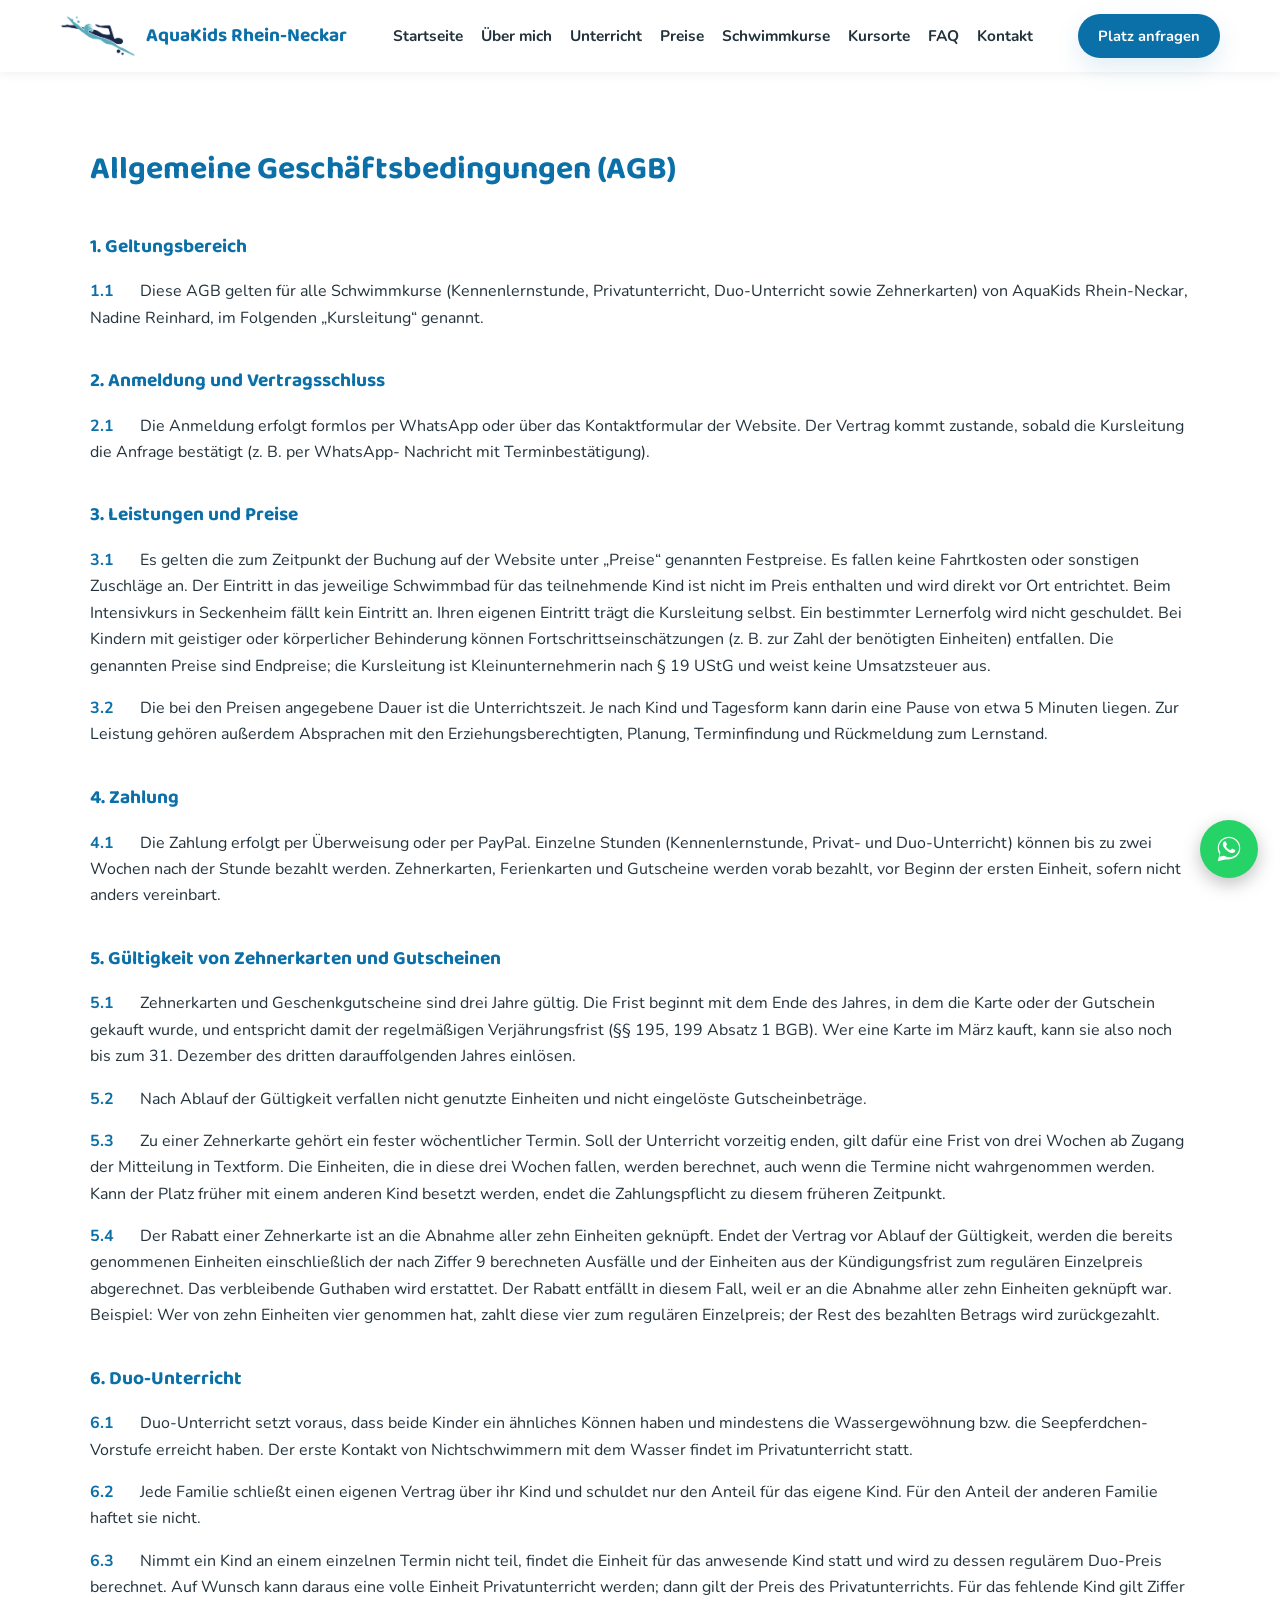
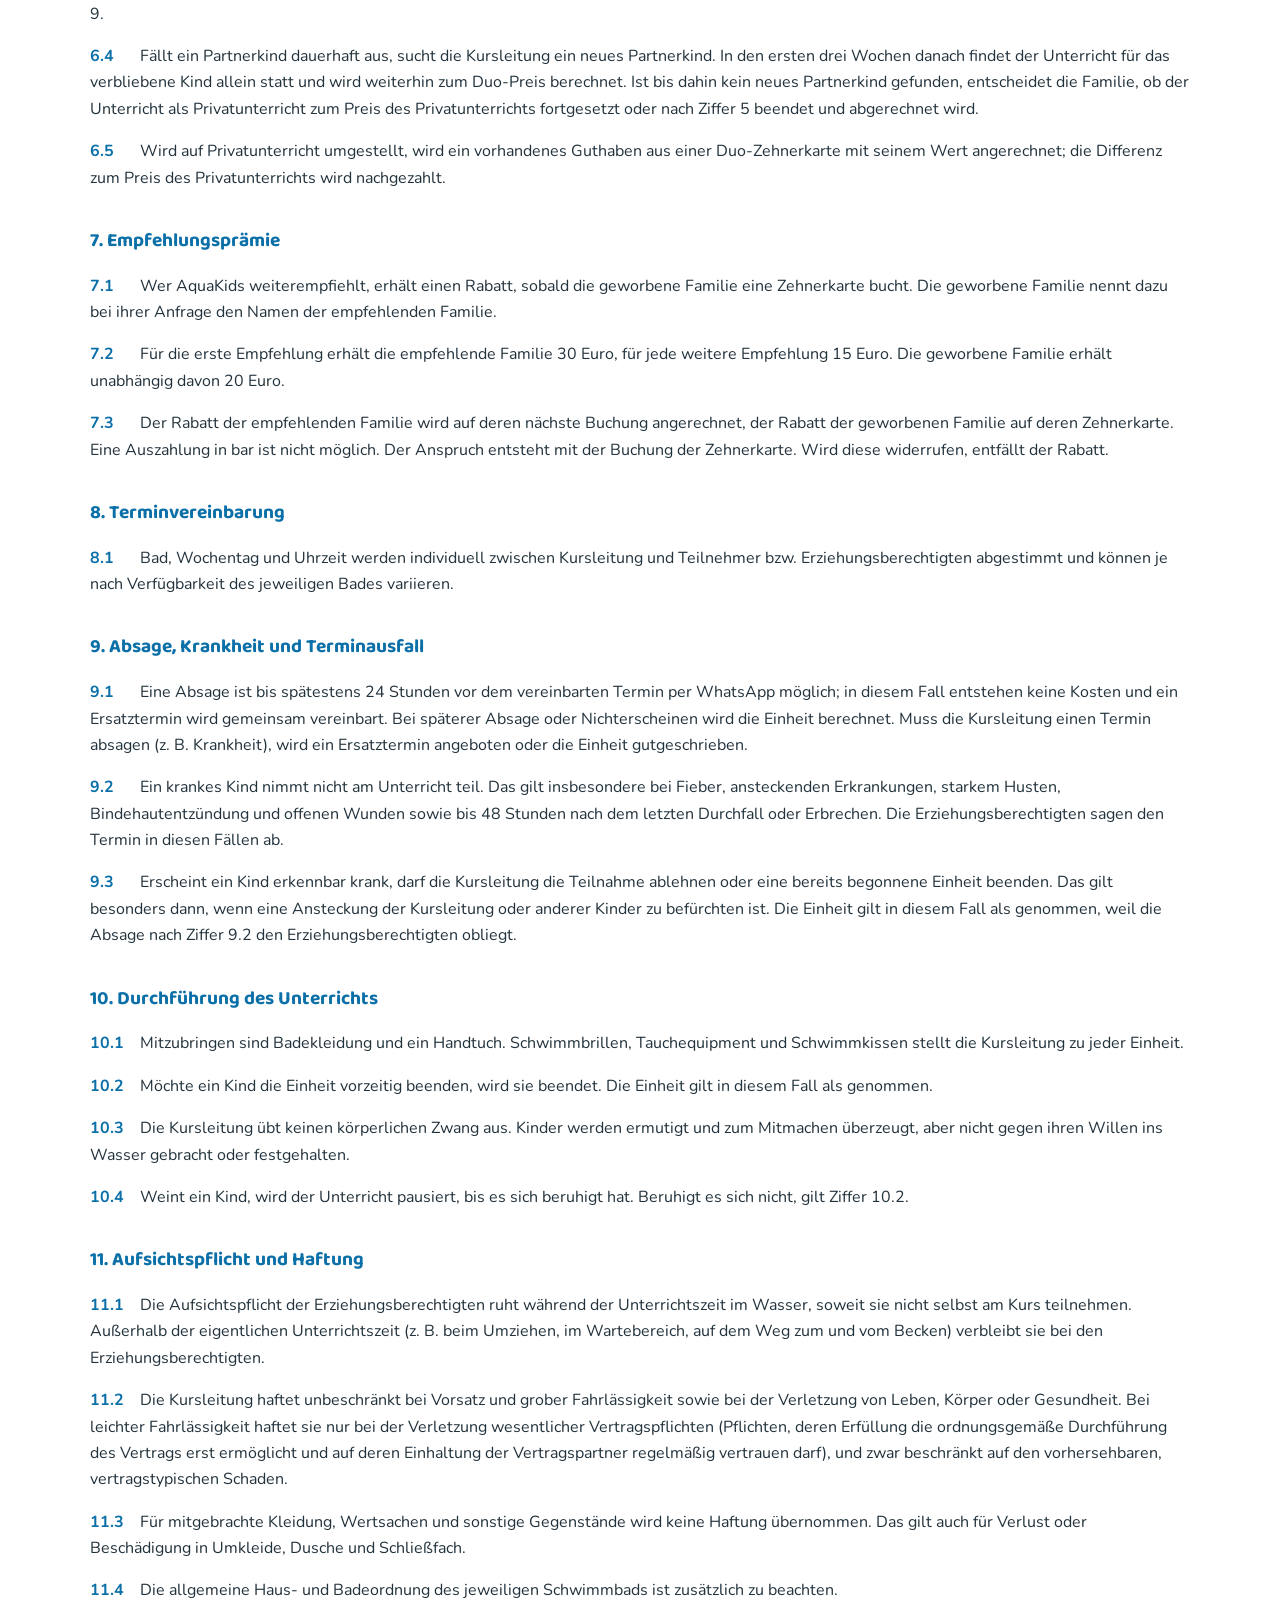
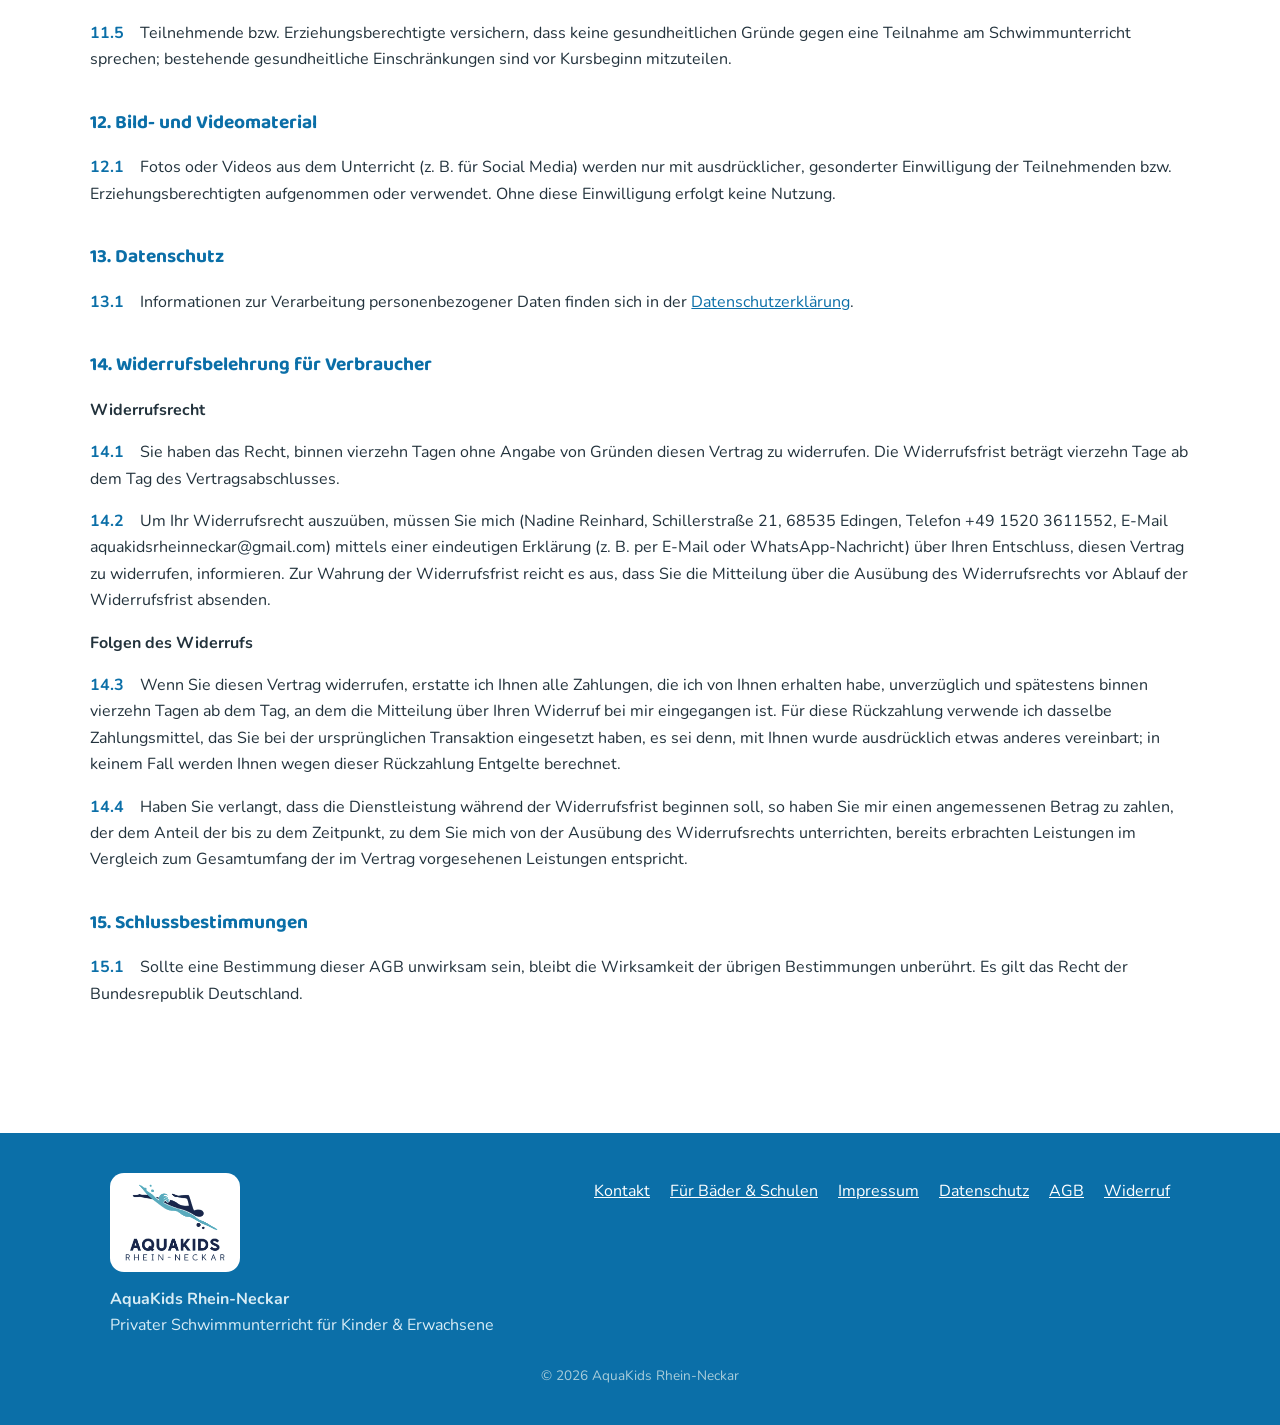
<file: agb.html>
<!DOCTYPE html>
<html lang="de">
<head>
<meta charset="UTF-8" />
<meta name="viewport" content="width=device-width, initial-scale=1.0" />
<link rel="icon" href="/favicon.png" type="image/png" sizes="64x64" />
<link rel="apple-touch-icon" href="/apple-touch-icon.png" />
<link rel="preload" href="/fonts/nunito-latin.woff2" as="font" type="font/woff2" crossorigin />
<link rel="preload" href="/fonts/baloo2-latin.woff2" as="font" type="font/woff2" crossorigin />
<title>AGB | AquaKids Rhein-Neckar</title>
<link rel="stylesheet" href="css/style.css?v=33" />
</head>
<body>

<header class="site-header">
  <div class="nav-wrap">
    <a href="index.html" class="logo">
      <img class="logo-mark" src="img/logo-mark.png" alt="" width="76" height="42" />
      AquaKids Rhein-Neckar
    </a>
    <nav class="main-nav" aria-label="Hauptnavigation">
      <ul>
        <li><a href="index.html#start">Startseite</a></li>
        <li><a href="index.html#ueber-mich">Über mich</a></li>
        <li><a href="index.html#ablauf">Unterricht</a></li>
        <li><a href="index.html#preise">Preise</a></li>
        <li><a href="index.html#angebot">Schwimmkurse</a></li>
        <li><a href="index.html#kursorte">Kursorte</a></li>
        <li><a href="index.html#faq">FAQ</a></li>
        <li><a href="index.html#kontakt">Kontakt</a></li>
      </ul>
    </nav>
    <div class="nav-actions">
      <a class="btn-nav-cta" href="index.html#kontakt"><span class="long">Platz anfragen</span></a>
      <button class="menu-toggle" aria-label="Menü öffnen" aria-expanded="false">☰</button>
    </div>
  </div>
</header>

<main class="container legal-page">
  <h1>Allgemeine Geschäftsbedingungen (AGB)</h1>

  <h2>1. Geltungsbereich</h2>
  <p id="zi-1-1"><span class="agb-nr">1.1</span>
    Diese AGB gelten für alle Schwimmkurse (Kennenlernstunde, Privatunterricht, Duo-Unterricht
    sowie Zehnerkarten) von AquaKids Rhein-Neckar, Nadine Reinhard, im Folgenden „Kursleitung“ genannt.
  </p>

  <h2>2. Anmeldung und Vertragsschluss</h2>
  <p id="zi-2-1"><span class="agb-nr">2.1</span>
    Die Anmeldung erfolgt formlos per WhatsApp oder über das Kontaktformular der Website. Der
    Vertrag kommt zustande, sobald die Kursleitung die Anfrage bestätigt (z. B. per WhatsApp-
    Nachricht mit Terminbestätigung).
  </p>

  <h2>3. Leistungen und Preise</h2>
  <p id="zi-3-1"><span class="agb-nr">3.1</span>
    Es gelten die zum Zeitpunkt der Buchung auf der Website unter „Preise“ genannten Festpreise.
    Es fallen keine Fahrtkosten oder sonstigen Zuschläge an. Der Eintritt in das jeweilige
    Schwimmbad für das teilnehmende Kind ist nicht im Preis enthalten und wird direkt vor Ort
    entrichtet. Beim Intensivkurs in Seckenheim fällt kein Eintritt an. Ihren eigenen Eintritt
    trägt die Kursleitung selbst. Ein bestimmter Lernerfolg wird nicht geschuldet. Bei Kindern mit geistiger oder
    körperlicher Behinderung können Fortschrittseinschätzungen (z. B. zur Zahl der benötigten
    Einheiten) entfallen. Die genannten Preise sind Endpreise; die Kursleitung ist
    Kleinunternehmerin nach § 19 UStG und weist keine Umsatzsteuer aus.
  </p>
  <p id="zi-3-2"><span class="agb-nr">3.2</span>
    Die bei den Preisen angegebene Dauer ist die Unterrichtszeit. Je nach Kind und Tagesform kann
    darin eine Pause von etwa 5 Minuten liegen. Zur Leistung gehören außerdem Absprachen mit den
    Erziehungsberechtigten, Planung, Terminfindung und Rückmeldung zum Lernstand.
  </p>

  <h2>4. Zahlung</h2>
  <p id="zi-4-1"><span class="agb-nr">4.1</span>
    Die Zahlung erfolgt per Überweisung oder per PayPal. Einzelne Stunden (Kennenlernstunde,
    Privat- und Duo-Unterricht) können bis zu zwei Wochen nach der Stunde bezahlt werden.
    Zehnerkarten, Ferienkarten und Gutscheine werden vorab bezahlt, vor Beginn der ersten
    Einheit, sofern nicht anders vereinbart.
  </p>

  <h2>5. Gültigkeit von Zehnerkarten und Gutscheinen</h2>
  <p id="zi-5-1"><span class="agb-nr">5.1</span>
    Zehnerkarten und Geschenkgutscheine sind drei Jahre gültig. Die Frist beginnt mit dem Ende
    des Jahres, in dem die Karte oder der Gutschein gekauft wurde, und entspricht damit der
    regelmäßigen Verjährungsfrist (§§ 195, 199 Absatz 1 BGB). Wer eine Karte im März kauft, kann
    sie also noch bis zum 31. Dezember des dritten darauffolgenden Jahres einlösen.
  </p>
  <p id="zi-5-2"><span class="agb-nr">5.2</span>
    Nach Ablauf der Gültigkeit verfallen nicht genutzte Einheiten und nicht eingelöste
    Gutscheinbeträge.
  </p>
  <p id="zi-5-3"><span class="agb-nr">5.3</span>
    Zu einer Zehnerkarte gehört ein fester wöchentlicher Termin. Soll der Unterricht vorzeitig
    enden, gilt dafür eine Frist von drei Wochen ab Zugang der Mitteilung in Textform. Die
    Einheiten, die in diese drei Wochen fallen, werden berechnet, auch wenn die Termine nicht
    wahrgenommen werden. Kann der Platz früher mit einem anderen Kind besetzt werden, endet die
    Zahlungspflicht zu diesem früheren Zeitpunkt.
  </p>
  <p id="zi-5-4"><span class="agb-nr">5.4</span>
    Der Rabatt einer Zehnerkarte ist an die Abnahme aller zehn Einheiten geknüpft. Endet der
    Vertrag vor Ablauf der Gültigkeit, werden die bereits genommenen Einheiten einschließlich der
    nach Ziffer 9 berechneten Ausfälle und der Einheiten aus der Kündigungsfrist zum regulären
    Einzelpreis abgerechnet. Das verbleibende Guthaben wird erstattet. Der Rabatt entfällt in
    diesem Fall, weil er an die Abnahme aller zehn Einheiten geknüpft war. Beispiel: Wer von zehn
    Einheiten vier genommen hat, zahlt diese vier zum regulären Einzelpreis; der Rest des
    bezahlten Betrags wird zurückgezahlt.
  </p>

  <h2>6. Duo-Unterricht</h2>
  <p id="zi-6-1"><span class="agb-nr">6.1</span>
    Duo-Unterricht setzt voraus, dass beide Kinder ein ähnliches Können haben und mindestens die
    Wassergewöhnung bzw. die Seepferdchen-Vorstufe erreicht haben. Der erste Kontakt von
    Nichtschwimmern mit dem Wasser findet im Privatunterricht statt.
  </p>
  <p id="zi-6-2"><span class="agb-nr">6.2</span>
    Jede Familie schließt einen eigenen Vertrag über ihr Kind und schuldet nur den Anteil für das
    eigene Kind. Für den Anteil der anderen Familie haftet sie nicht.
  </p>
  <p id="zi-6-3"><span class="agb-nr">6.3</span>
    Nimmt ein Kind an einem einzelnen Termin nicht teil, findet die Einheit für das anwesende
    Kind statt und wird zu dessen regulärem Duo-Preis berechnet. Auf Wunsch kann daraus eine
    volle Einheit Privatunterricht werden; dann gilt der Preis des Privatunterrichts. Für das
    fehlende Kind gilt Ziffer 9.
  </p>
  <p id="zi-6-4"><span class="agb-nr">6.4</span>
    Fällt ein Partnerkind dauerhaft aus, sucht die Kursleitung ein neues Partnerkind. In den
    ersten drei Wochen danach findet der Unterricht für das verbliebene Kind allein statt und
    wird weiterhin zum Duo-Preis berechnet. Ist bis dahin kein neues Partnerkind gefunden,
    entscheidet die Familie, ob der Unterricht als Privatunterricht zum Preis des
    Privatunterrichts fortgesetzt oder nach Ziffer 5 beendet und abgerechnet wird.
  </p>
  <p id="zi-6-5"><span class="agb-nr">6.5</span>
    Wird auf Privatunterricht umgestellt, wird ein vorhandenes Guthaben aus einer
    Duo-Zehnerkarte mit seinem Wert angerechnet; die Differenz zum Preis des Privatunterrichts
    wird nachgezahlt.
  </p>

  <h2>7. Empfehlungsprämie</h2>
  <p id="zi-7-1"><span class="agb-nr">7.1</span>
    Wer AquaKids weiterempfiehlt, erhält einen Rabatt, sobald die geworbene Familie eine
    Zehnerkarte bucht. Die geworbene Familie nennt dazu bei ihrer Anfrage den Namen der
    empfehlenden Familie.
  </p>
  <p id="zi-7-2"><span class="agb-nr">7.2</span>
    Für die erste Empfehlung erhält die empfehlende Familie 30 Euro, für jede weitere
    Empfehlung 15 Euro. Die geworbene Familie erhält unabhängig davon 20 Euro.
  </p>
  <p id="zi-7-3"><span class="agb-nr">7.3</span>
    Der Rabatt der empfehlenden Familie wird auf deren nächste Buchung angerechnet, der
    Rabatt der geworbenen Familie auf deren Zehnerkarte. Eine Auszahlung in bar ist nicht
    möglich. Der Anspruch entsteht mit der Buchung der Zehnerkarte. Wird diese widerrufen,
    entfällt der Rabatt.
  </p>

  <h2>8. Terminvereinbarung</h2>
  <p id="zi-8-1"><span class="agb-nr">8.1</span>
    Bad, Wochentag und Uhrzeit werden individuell zwischen Kursleitung und Teilnehmer bzw.
    Erziehungsberechtigten abgestimmt und können je nach Verfügbarkeit des jeweiligen Bades
    variieren.
  </p>

  <h2>9. Absage, Krankheit und Terminausfall</h2>
  <p id="zi-9-1"><span class="agb-nr">9.1</span>
    Eine Absage ist bis spätestens 24 Stunden vor dem vereinbarten Termin per WhatsApp möglich;
    in diesem Fall entstehen keine Kosten und ein Ersatztermin wird gemeinsam vereinbart. Bei
    späterer Absage oder Nichterscheinen wird die Einheit berechnet. Muss die Kursleitung
    einen Termin absagen (z. B. Krankheit), wird ein Ersatztermin angeboten oder die Einheit
    gutgeschrieben.
  </p>
  <p id="zi-9-2"><span class="agb-nr">9.2</span>
    Ein krankes Kind nimmt nicht am Unterricht teil. Das gilt insbesondere bei Fieber,
    ansteckenden Erkrankungen, starkem Husten, Bindehautentzündung und offenen Wunden sowie
    bis 48 Stunden nach dem letzten Durchfall oder Erbrechen. Die Erziehungsberechtigten
    sagen den Termin in diesen Fällen ab.
  </p>
  <p id="zi-9-3"><span class="agb-nr">9.3</span>
    Erscheint ein Kind erkennbar krank, darf die Kursleitung die Teilnahme ablehnen oder eine
    bereits begonnene Einheit beenden. Das gilt besonders dann, wenn eine Ansteckung der
    Kursleitung oder anderer Kinder zu befürchten ist. Die Einheit gilt in diesem Fall als
    genommen, weil die Absage nach Ziffer 9.2 den Erziehungsberechtigten obliegt.
  </p>

  <h2>10. Durchführung des Unterrichts</h2>
  <p id="zi-10-1"><span class="agb-nr">10.1</span>
    Mitzubringen sind Badekleidung und ein Handtuch. Schwimmbrillen, Tauchequipment und
    Schwimmkissen stellt die Kursleitung zu jeder Einheit.
  </p>
  <p id="zi-10-2"><span class="agb-nr">10.2</span>
    Möchte ein Kind die Einheit vorzeitig beenden, wird sie beendet. Die Einheit gilt in diesem
    Fall als genommen.
  </p>
  <p id="zi-10-3"><span class="agb-nr">10.3</span>
    Die Kursleitung übt keinen körperlichen Zwang aus. Kinder werden ermutigt und zum Mitmachen
    überzeugt, aber nicht gegen ihren Willen ins Wasser gebracht oder festgehalten.
  </p>
  <p id="zi-10-4"><span class="agb-nr">10.4</span>
    Weint ein Kind, wird der Unterricht pausiert, bis es sich beruhigt hat. Beruhigt es sich
    nicht, gilt Ziffer 10.2.
  </p>

  <h2>11. Aufsichtspflicht und Haftung</h2>
  <p id="zi-11-1"><span class="agb-nr">11.1</span>
    Die Aufsichtspflicht der Erziehungsberechtigten ruht während der Unterrichtszeit im Wasser,
    soweit sie nicht selbst am Kurs teilnehmen. Außerhalb der eigentlichen Unterrichtszeit
    (z. B. beim Umziehen, im Wartebereich, auf dem Weg zum und vom Becken) verbleibt sie bei den
    Erziehungsberechtigten.
  </p>
  <p id="zi-11-2"><span class="agb-nr">11.2</span>
    Die Kursleitung haftet unbeschränkt bei Vorsatz und grober Fahrlässigkeit sowie bei der
    Verletzung von Leben, Körper oder Gesundheit. Bei leichter Fahrlässigkeit haftet sie nur bei
    der Verletzung wesentlicher Vertragspflichten (Pflichten, deren Erfüllung die ordnungsgemäße
    Durchführung des Vertrags erst ermöglicht und auf deren Einhaltung der Vertragspartner
    regelmäßig vertrauen darf), und zwar beschränkt auf den vorhersehbaren, vertragstypischen
    Schaden.
  </p>
  <p id="zi-11-3"><span class="agb-nr">11.3</span>
    Für mitgebrachte Kleidung, Wertsachen und sonstige Gegenstände wird keine Haftung
    übernommen. Das gilt auch für Verlust oder Beschädigung in Umkleide, Dusche und
    Schließfach.
  </p>
  <p id="zi-11-4"><span class="agb-nr">11.4</span>
    Die allgemeine Haus- und Badeordnung des jeweiligen Schwimmbads ist zusätzlich zu beachten.
  </p>
  <p id="zi-11-5"><span class="agb-nr">11.5</span>
    Teilnehmende bzw. Erziehungsberechtigte versichern, dass keine gesundheitlichen Gründe gegen
    eine Teilnahme am Schwimmunterricht sprechen; bestehende gesundheitliche Einschränkungen
    sind vor Kursbeginn mitzuteilen.
  </p>

  <h2>12. Bild- und Videomaterial</h2>
  <p id="zi-12-1"><span class="agb-nr">12.1</span>
    Fotos oder Videos aus dem Unterricht (z. B. für Social Media) werden nur mit ausdrücklicher,
    gesonderter Einwilligung der Teilnehmenden bzw. Erziehungsberechtigten aufgenommen oder
    verwendet. Ohne diese Einwilligung erfolgt keine Nutzung.
  </p>

  <h2>13. Datenschutz</h2>
  <p id="zi-13-1"><span class="agb-nr">13.1</span>
    Informationen zur Verarbeitung personenbezogener Daten finden sich in der
    <a href="datenschutz.html">Datenschutzerklärung</a>.
  </p>

  <h2 id="widerruf">14. Widerrufsbelehrung für Verbraucher</h2>
  <p><strong>Widerrufsrecht</strong></p>
  <p id="zi-14-1"><span class="agb-nr">14.1</span>
    Sie haben das Recht, binnen vierzehn Tagen ohne Angabe von Gründen diesen Vertrag zu
    widerrufen. Die Widerrufsfrist beträgt vierzehn Tage ab dem Tag des Vertragsabschlusses.
  </p>
  <p id="zi-14-2"><span class="agb-nr">14.2</span>
    Um Ihr Widerrufsrecht auszuüben, müssen Sie mich (Nadine Reinhard, Schillerstraße 21, 68535
    Edingen, Telefon +49 1520 3611552, E-Mail aquakidsrheinneckar@gmail.com) mittels einer
    eindeutigen Erklärung (z. B. per E-Mail oder WhatsApp-Nachricht) über Ihren Entschluss,
    diesen Vertrag zu widerrufen, informieren. Zur Wahrung der Widerrufsfrist reicht es aus,
    dass Sie die Mitteilung über die Ausübung des Widerrufsrechts vor Ablauf der Widerrufsfrist
    absenden.
  </p>
  <p><strong>Folgen des Widerrufs</strong></p>
  <p id="zi-14-3"><span class="agb-nr">14.3</span>
    Wenn Sie diesen Vertrag widerrufen, erstatte ich Ihnen alle Zahlungen, die ich von Ihnen
    erhalten habe, unverzüglich und spätestens binnen vierzehn Tagen ab dem Tag, an dem die
    Mitteilung über Ihren Widerruf bei mir eingegangen ist. Für diese Rückzahlung verwende ich
    dasselbe Zahlungsmittel, das Sie bei der ursprünglichen Transaktion eingesetzt haben, es sei
    denn, mit Ihnen wurde ausdrücklich etwas anderes vereinbart; in keinem Fall werden Ihnen
    wegen dieser Rückzahlung Entgelte berechnet.
  </p>
  <p id="zi-14-4"><span class="agb-nr">14.4</span>
    Haben Sie verlangt, dass die Dienstleistung während der Widerrufsfrist beginnen soll, so
    haben Sie mir einen angemessenen Betrag zu zahlen, der dem Anteil der bis zu dem Zeitpunkt,
    zu dem Sie mich von der Ausübung des Widerrufsrechts unterrichten, bereits erbrachten
    Leistungen im Vergleich zum Gesamtumfang der im Vertrag vorgesehenen Leistungen entspricht.
  </p>

  <h2>15. Schlussbestimmungen</h2>
  <p id="zi-15-1"><span class="agb-nr">15.1</span>
    Sollte eine Bestimmung dieser AGB unwirksam sein, bleibt die Wirksamkeit der übrigen
    Bestimmungen unberührt. Es gilt das Recht der Bundesrepublik Deutschland.
  </p>
</main>

<a href="https://wa.me/4915203611552" target="_blank" rel="noopener" class="whatsapp-float" aria-label="Per WhatsApp schreiben">
  <svg viewBox="0 0 32 32" fill="currentColor" aria-hidden="true">
    <path d="M16.001 3C9.373 3 4 8.373 4 15c0 2.386.703 4.607 1.916 6.47L4 29l7.72-1.877A11.94 11.94 0 0 0 16.001 27C22.63 27 28 21.627 28 15S22.63 3 16.001 3Zm0 21.818c-1.94 0-3.75-.55-5.287-1.503l-.379-.226-4.583 1.114 1.145-4.463-.247-.393A9.77 9.77 0 0 1 5.182 15c0-5.964 4.855-10.818 10.819-10.818S26.818 9.036 26.818 15 21.964 24.818 16.001 24.818Zm5.94-8.14c-.325-.163-1.924-.949-2.222-1.058-.298-.108-.516-.163-.733.163-.217.326-.842 1.058-1.032 1.276-.19.217-.38.244-.706.081-.325-.163-1.373-.505-2.615-1.607-.967-.861-1.619-1.925-1.809-2.25-.19-.326-.02-.502.143-.664.146-.145.325-.38.488-.57.163-.19.217-.326.325-.543.109-.217.055-.407-.027-.57-.081-.163-.733-1.762-1.004-2.414-.264-.634-.532-.548-.733-.558-.19-.009-.407-.011-.624-.011-.217 0-.57.081-.868.407-.298.326-1.137 1.112-1.137 2.712 0 1.6 1.164 3.146 1.326 3.363.163.217 2.29 3.494 5.548 4.9.775.334 1.38.534 1.852.684.778.247 1.486.212 2.045.129.624-.093 1.924-.787 2.196-1.547.271-.76.271-1.412.19-1.548-.081-.136-.298-.217-.624-.38Z"/>
  </svg>
</a>

<footer class="site-footer">
  <div class="container footer-inner">
    <div>
      <img class="footer-logo" src="img/logo.png" alt="AquaKids Rhein-Neckar" width="130" height="100" loading="lazy" />
      <strong>AquaKids Rhein-Neckar</strong><br />
      Privater Schwimmunterricht für Kinder &amp; Erwachsene
    </div>
    <ul class="footer-links">
      <li><a href="index.html#kontakt">Kontakt</a></li>
      <li><a href="index.html#kooperation">Für Bäder &amp; Schulen</a></li>
      <li><a href="impressum.html">Impressum</a></li>
      <li><a href="datenschutz.html">Datenschutz</a></li>
      <li><a href="agb.html">AGB</a></li>
      <li><a href="agb.html#widerruf">Widerruf</a></li>
    </ul>
  </div>
  <p class="footer-bottom">&copy; 2026 AquaKids Rhein-Neckar</p>
</footer>

<script src="js/main.js?v=15"></script>
</body>
</html>
</file>
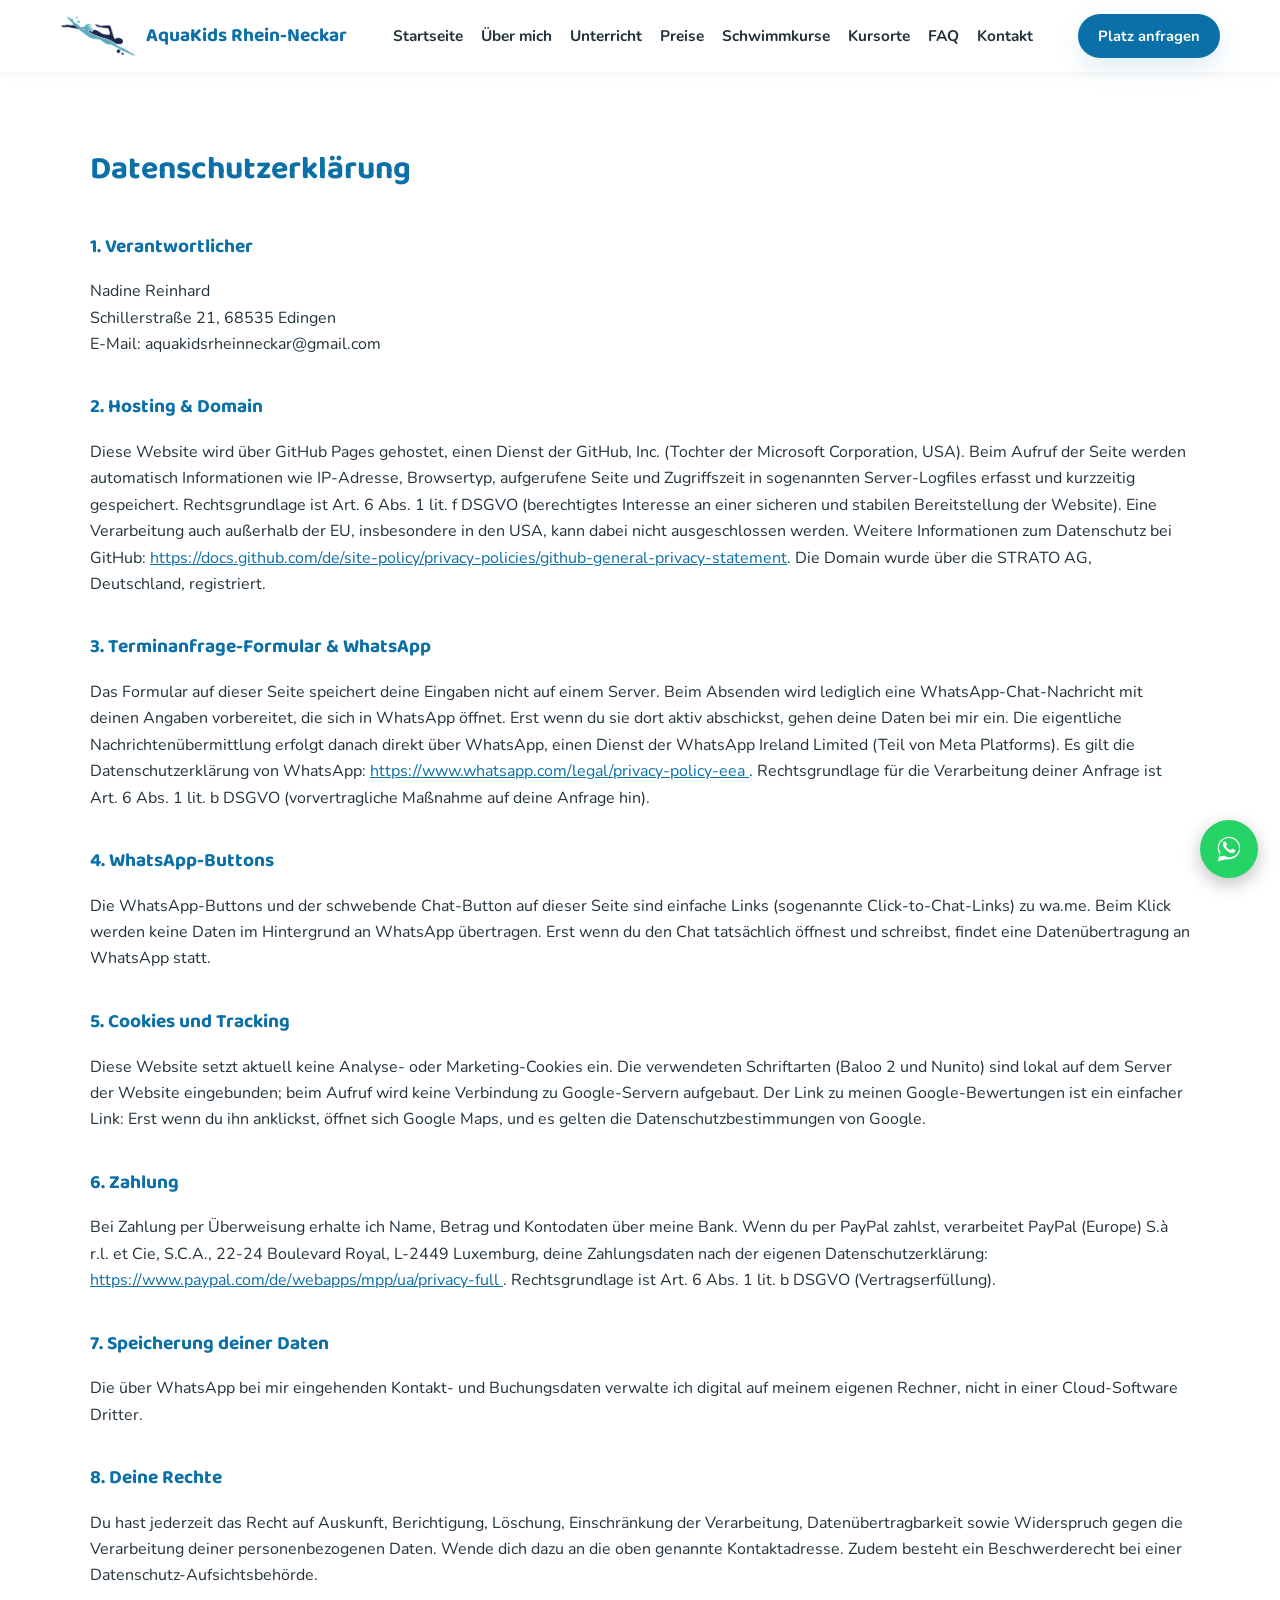
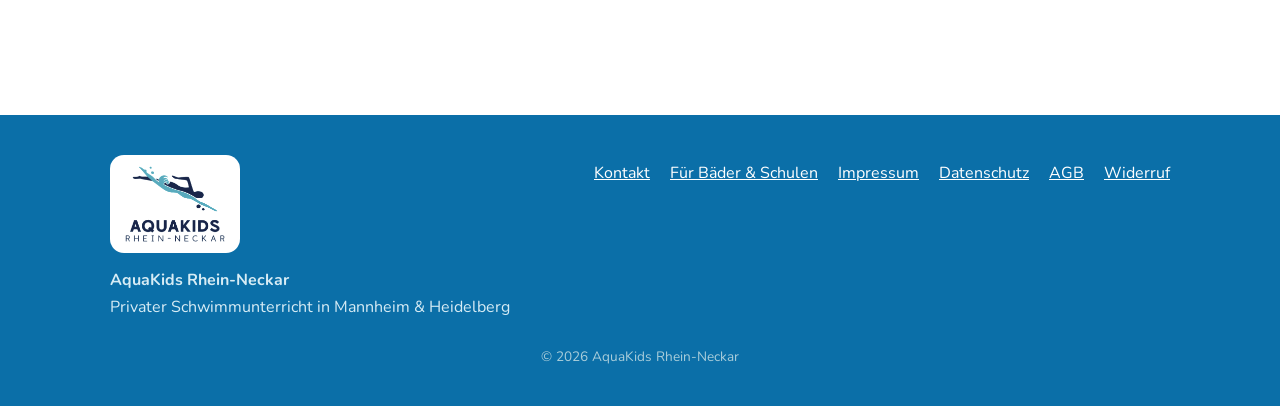
<file: datenschutz.html>
<!DOCTYPE html>
<html lang="de">
<head>
<meta charset="UTF-8" />
<meta name="viewport" content="width=device-width, initial-scale=1.0" />
<link rel="icon" href="/favicon.png" type="image/png" sizes="64x64" />
<link rel="apple-touch-icon" href="/apple-touch-icon.png" />
<link rel="preload" href="/fonts/nunito-latin.woff2" as="font" type="font/woff2" crossorigin />
<link rel="preload" href="/fonts/baloo2-latin.woff2" as="font" type="font/woff2" crossorigin />
<title>Datenschutzerklärung | AquaKids Rhein-Neckar</title>
<link rel="stylesheet" href="css/style.css?v=33" />
</head>
<body>

<header class="site-header">
  <div class="nav-wrap">
    <a href="index.html" class="logo">
      <img class="logo-mark" src="img/logo-mark.png" alt="" width="76" height="42" />
      AquaKids Rhein-Neckar
    </a>
    <nav class="main-nav" aria-label="Hauptnavigation">
      <ul>
        <li><a href="index.html#start">Startseite</a></li>
        <li><a href="index.html#ueber-mich">Über mich</a></li>
        <li><a href="index.html#ablauf">Unterricht</a></li>
        <li><a href="index.html#preise">Preise</a></li>
        <li><a href="index.html#angebot">Schwimmkurse</a></li>
        <li><a href="index.html#kursorte">Kursorte</a></li>
        <li><a href="index.html#faq">FAQ</a></li>
        <li><a href="index.html#kontakt">Kontakt</a></li>
      </ul>
    </nav>
    <div class="nav-actions">
      <a class="btn-nav-cta" href="index.html#kontakt"><span class="long">Platz anfragen</span></a>
      <button class="menu-toggle" aria-label="Menü öffnen" aria-expanded="false">☰</button>
    </div>
  </div>
</header>

<main class="container legal-page">
  <h1>Datenschutzerklärung</h1>

  <h2>1. Verantwortlicher</h2>
  <p>
    Nadine Reinhard<br />
    Schillerstraße 21, 68535 Edingen<br />
    E-Mail: aquakidsrheinneckar@gmail.com
  </p>

  <h2>2. Hosting &amp; Domain</h2>
  <p>
    Diese Website wird über GitHub Pages gehostet, einen Dienst der GitHub, Inc. (Tochter der
    Microsoft Corporation, USA). Beim Aufruf der Seite werden automatisch Informationen wie
    IP-Adresse, Browsertyp, aufgerufene Seite und Zugriffszeit in sogenannten Server-Logfiles
    erfasst und kurzzeitig gespeichert. Rechtsgrundlage ist Art. 6 Abs. 1 lit. f DSGVO
    (berechtigtes Interesse an einer sicheren und stabilen Bereitstellung der Website). Eine
    Verarbeitung auch außerhalb der EU, insbesondere in den USA, kann dabei nicht ausgeschlossen
    werden. Weitere Informationen zum Datenschutz bei GitHub:
    <a href="https://docs.github.com/de/site-policy/privacy-policies/github-general-privacy-statement" target="_blank" rel="noopener">https://docs.github.com/de/site-policy/privacy-policies/github-general-privacy-statement</a>.
    Die Domain wurde über die STRATO AG, Deutschland, registriert.
  </p>

  <h2>3. Terminanfrage-Formular &amp; WhatsApp</h2>
  <p>
    Das Formular auf dieser Seite speichert deine Eingaben nicht auf einem Server. Beim Absenden
    wird lediglich eine WhatsApp-Chat-Nachricht mit deinen Angaben vorbereitet, die sich in WhatsApp
    öffnet. Erst wenn du sie dort aktiv abschickst, gehen deine Daten bei mir ein. Die eigentliche
    Nachrichtenübermittlung erfolgt danach direkt über WhatsApp, einen Dienst der WhatsApp Ireland
    Limited (Teil von Meta Platforms). Es gilt die Datenschutzerklärung von WhatsApp:
    <a href="https://www.whatsapp.com/legal/privacy-policy-eea" target="_blank" rel="noopener">
      https://www.whatsapp.com/legal/privacy-policy-eea
    </a>. Rechtsgrundlage für die Verarbeitung deiner Anfrage ist Art. 6 Abs. 1 lit. b DSGVO
    (vorvertragliche Maßnahme auf deine Anfrage hin).
  </p>

  <h2>4. WhatsApp-Buttons</h2>
  <p>
    Die WhatsApp-Buttons und der schwebende Chat-Button auf dieser Seite sind einfache Links
    (sogenannte Click-to-Chat-Links) zu wa.me. Beim Klick werden keine Daten im Hintergrund an
    WhatsApp übertragen. Erst wenn du den Chat tatsächlich öffnest und schreibst, findet eine
    Datenübertragung an WhatsApp statt.
  </p>

  <h2>5. Cookies und Tracking</h2>
  <p>
    Diese Website setzt aktuell keine Analyse- oder Marketing-Cookies ein. Die verwendeten
    Schriftarten (Baloo 2 und Nunito) sind lokal auf dem Server der Website eingebunden; beim
    Aufruf wird keine Verbindung zu Google-Servern aufgebaut. Der Link zu meinen Google-Bewertungen
    ist ein einfacher Link: Erst wenn du ihn anklickst, öffnet sich Google Maps, und es gelten die
    Datenschutzbestimmungen von Google.
  </p>

  <h2>6. Zahlung</h2>
  <p>
    Bei Zahlung per Überweisung erhalte ich Name, Betrag und Kontodaten über meine Bank. Wenn du
    per PayPal zahlst, verarbeitet
    PayPal (Europe) S.à r.l. et Cie, S.C.A., 22-24 Boulevard Royal, L-2449 Luxemburg, deine
    Zahlungsdaten nach der eigenen Datenschutzerklärung:
    <a href="https://www.paypal.com/de/webapps/mpp/ua/privacy-full" target="_blank" rel="noopener">
      https://www.paypal.com/de/webapps/mpp/ua/privacy-full
    </a>. Rechtsgrundlage ist Art. 6 Abs. 1 lit. b DSGVO (Vertragserfüllung).
  </p>

  <h2>7. Speicherung deiner Daten</h2>
  <p>
    Die über WhatsApp bei mir eingehenden Kontakt- und Buchungsdaten verwalte ich digital auf
    meinem eigenen Rechner, nicht in einer Cloud-Software Dritter.
  </p>

  <h2>8. Deine Rechte</h2>
  <p>
    Du hast jederzeit das Recht auf Auskunft, Berichtigung, Löschung, Einschränkung der Verarbeitung,
    Datenübertragbarkeit sowie Widerspruch gegen die Verarbeitung deiner personenbezogenen Daten.
    Wende dich dazu an die oben genannte Kontaktadresse. Zudem besteht ein Beschwerderecht bei einer
    Datenschutz-Aufsichtsbehörde.
  </p>
</main>

<a href="https://wa.me/4915203611552" target="_blank" rel="noopener" class="whatsapp-float" aria-label="Per WhatsApp schreiben">
  <svg viewBox="0 0 32 32" fill="currentColor" aria-hidden="true">
    <path d="M16.001 3C9.373 3 4 8.373 4 15c0 2.386.703 4.607 1.916 6.47L4 29l7.72-1.877A11.94 11.94 0 0 0 16.001 27C22.63 27 28 21.627 28 15S22.63 3 16.001 3Zm0 21.818c-1.94 0-3.75-.55-5.287-1.503l-.379-.226-4.583 1.114 1.145-4.463-.247-.393A9.77 9.77 0 0 1 5.182 15c0-5.964 4.855-10.818 10.819-10.818S26.818 9.036 26.818 15 21.964 24.818 16.001 24.818Zm5.94-8.14c-.325-.163-1.924-.949-2.222-1.058-.298-.108-.516-.163-.733.163-.217.326-.842 1.058-1.032 1.276-.19.217-.38.244-.706.081-.325-.163-1.373-.505-2.615-1.607-.967-.861-1.619-1.925-1.809-2.25-.19-.326-.02-.502.143-.664.146-.145.325-.38.488-.57.163-.19.217-.326.325-.543.109-.217.055-.407-.027-.57-.081-.163-.733-1.762-1.004-2.414-.264-.634-.532-.548-.733-.558-.19-.009-.407-.011-.624-.011-.217 0-.57.081-.868.407-.298.326-1.137 1.112-1.137 2.712 0 1.6 1.164 3.146 1.326 3.363.163.217 2.29 3.494 5.548 4.9.775.334 1.38.534 1.852.684.778.247 1.486.212 2.045.129.624-.093 1.924-.787 2.196-1.547.271-.76.271-1.412.19-1.548-.081-.136-.298-.217-.624-.38Z"/>
  </svg>
</a>

<footer class="site-footer">
  <div class="container footer-inner">
    <div>
      <img class="footer-logo" src="img/logo.png" alt="AquaKids Rhein-Neckar" width="130" height="100" loading="lazy" />
      <strong>AquaKids Rhein-Neckar</strong><br />
      Privater Schwimmunterricht in Mannheim &amp; Heidelberg
    </div>
    <ul class="footer-links">
      <li><a href="index.html#kontakt">Kontakt</a></li>
      <li><a href="index.html#kooperation">Für Bäder &amp; Schulen</a></li>
      <li><a href="impressum.html">Impressum</a></li>
      <li><a href="datenschutz.html">Datenschutz</a></li>
      <li><a href="agb.html">AGB</a></li>
      <li><a href="agb.html#widerruf">Widerruf</a></li>
    </ul>
  </div>
  <p class="footer-bottom">&copy; 2026 AquaKids Rhein-Neckar</p>
</footer>

<script src="js/main.js?v=15"></script>
</body>
</html>
</file>
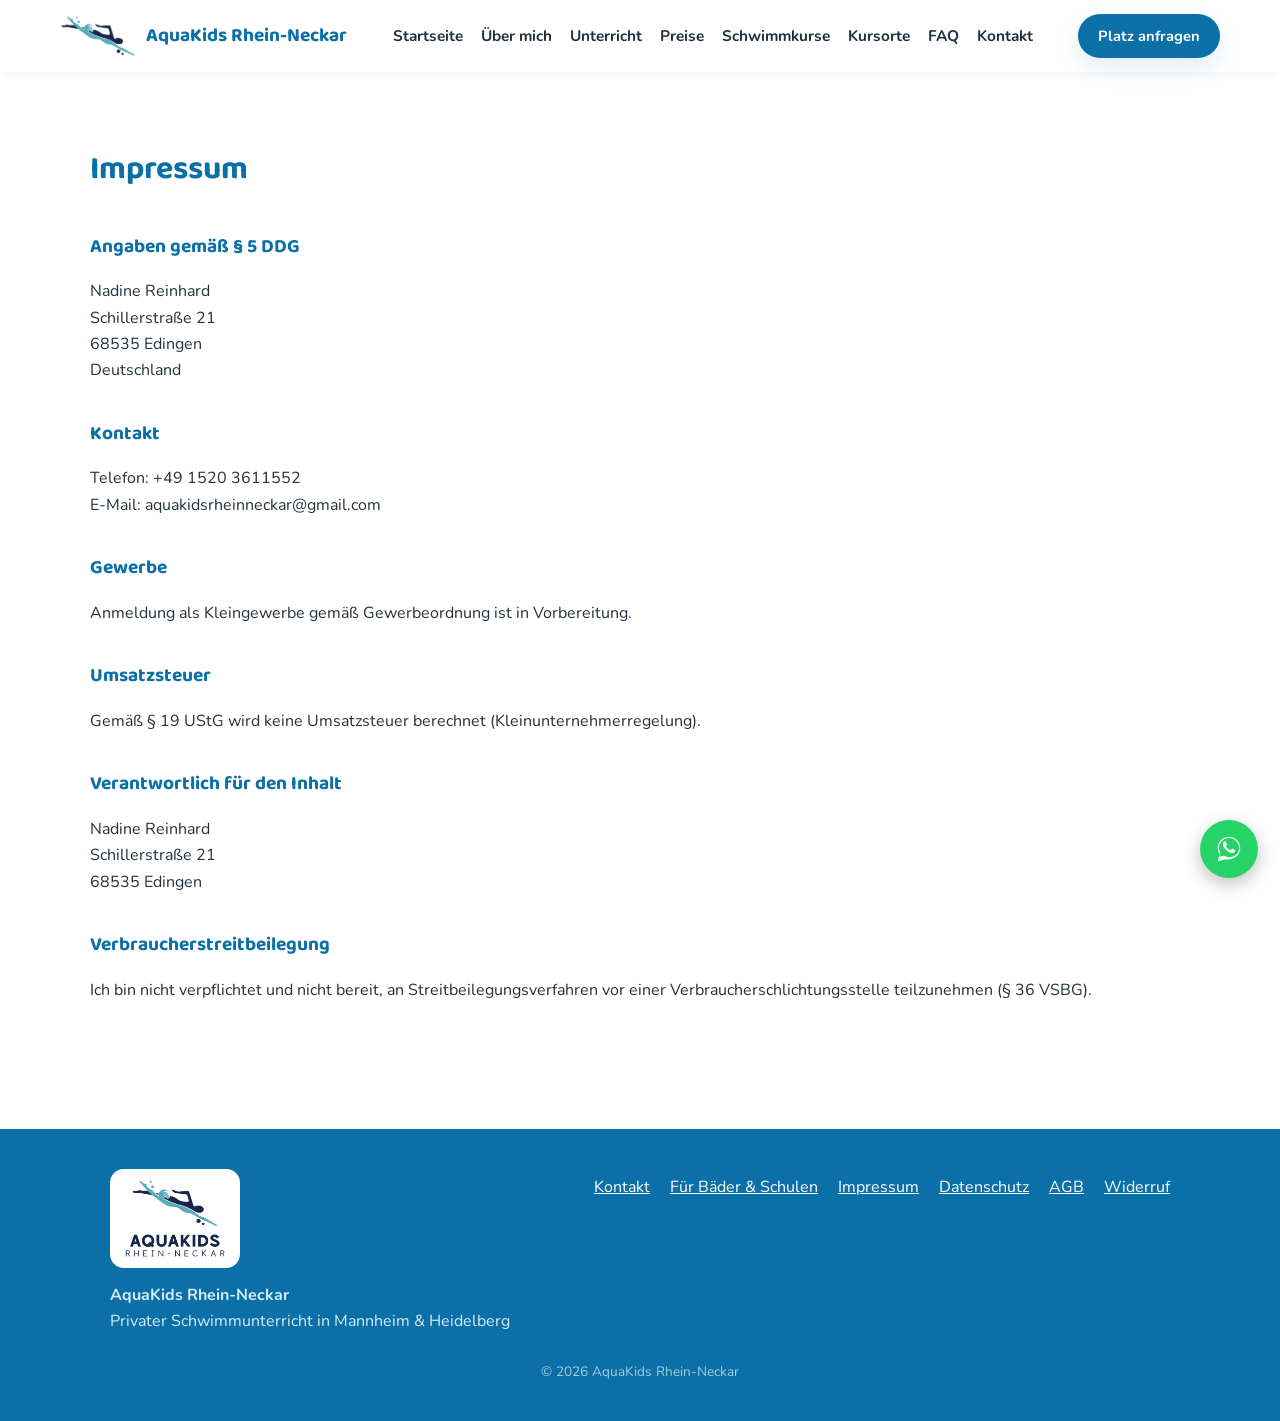
<file: impressum.html>
<!DOCTYPE html>
<html lang="de">
<head>
<meta charset="UTF-8" />
<meta name="viewport" content="width=device-width, initial-scale=1.0" />
<link rel="icon" href="/favicon.png" type="image/png" sizes="64x64" />
<link rel="apple-touch-icon" href="/apple-touch-icon.png" />
<link rel="preload" href="/fonts/nunito-latin.woff2" as="font" type="font/woff2" crossorigin />
<link rel="preload" href="/fonts/baloo2-latin.woff2" as="font" type="font/woff2" crossorigin />
<title>Impressum | AquaKids Rhein-Neckar</title>
<link rel="stylesheet" href="css/style.css?v=33" />
</head>
<body>

<header class="site-header">
  <div class="nav-wrap">
    <a href="index.html" class="logo">
      <img class="logo-mark" src="img/logo-mark.png" alt="" width="76" height="42" />
      AquaKids Rhein-Neckar
    </a>
    <nav class="main-nav" aria-label="Hauptnavigation">
      <ul>
        <li><a href="index.html#start">Startseite</a></li>
        <li><a href="index.html#ueber-mich">Über mich</a></li>
        <li><a href="index.html#ablauf">Unterricht</a></li>
        <li><a href="index.html#preise">Preise</a></li>
        <li><a href="index.html#angebot">Schwimmkurse</a></li>
        <li><a href="index.html#kursorte">Kursorte</a></li>
        <li><a href="index.html#faq">FAQ</a></li>
        <li><a href="index.html#kontakt">Kontakt</a></li>
      </ul>
    </nav>
    <div class="nav-actions">
      <a class="btn-nav-cta" href="index.html#kontakt"><span class="long">Platz anfragen</span></a>
      <button class="menu-toggle" aria-label="Menü öffnen" aria-expanded="false">☰</button>
    </div>
  </div>
</header>

<main class="container legal-page">
  <h1>Impressum</h1>

  <h2>Angaben gemäß § 5 DDG</h2>
  <p>
    Nadine Reinhard<br />
    Schillerstraße 21<br />
    68535 Edingen<br />
    Deutschland
  </p>

  <h2>Kontakt</h2>
  <p>
    Telefon: +49 1520 3611552<br />
    E-Mail: aquakidsrheinneckar@gmail.com
  </p>

  <h2>Gewerbe</h2>
  <p>
    Anmeldung als Kleingewerbe gemäß Gewerbeordnung ist in Vorbereitung.
  </p>

  <h2>Umsatzsteuer</h2>
  <p>
    Gemäß § 19 UStG wird keine Umsatzsteuer berechnet (Kleinunternehmerregelung).
  </p>

  <h2>Verantwortlich für den Inhalt</h2>
  <p>
    Nadine Reinhard<br />
    Schillerstraße 21<br />
    68535 Edingen
  </p>

  <h2>Verbraucherstreitbeilegung</h2>
  <p>
    Ich bin nicht verpflichtet und nicht bereit, an Streitbeilegungsverfahren vor einer
    Verbraucherschlichtungsstelle teilzunehmen (§ 36 VSBG).
  </p>
</main>

<a href="https://wa.me/4915203611552" target="_blank" rel="noopener" class="whatsapp-float" aria-label="Per WhatsApp schreiben">
  <svg viewBox="0 0 32 32" fill="currentColor" aria-hidden="true">
    <path d="M16.001 3C9.373 3 4 8.373 4 15c0 2.386.703 4.607 1.916 6.47L4 29l7.72-1.877A11.94 11.94 0 0 0 16.001 27C22.63 27 28 21.627 28 15S22.63 3 16.001 3Zm0 21.818c-1.94 0-3.75-.55-5.287-1.503l-.379-.226-4.583 1.114 1.145-4.463-.247-.393A9.77 9.77 0 0 1 5.182 15c0-5.964 4.855-10.818 10.819-10.818S26.818 9.036 26.818 15 21.964 24.818 16.001 24.818Zm5.94-8.14c-.325-.163-1.924-.949-2.222-1.058-.298-.108-.516-.163-.733.163-.217.326-.842 1.058-1.032 1.276-.19.217-.38.244-.706.081-.325-.163-1.373-.505-2.615-1.607-.967-.861-1.619-1.925-1.809-2.25-.19-.326-.02-.502.143-.664.146-.145.325-.38.488-.57.163-.19.217-.326.325-.543.109-.217.055-.407-.027-.57-.081-.163-.733-1.762-1.004-2.414-.264-.634-.532-.548-.733-.558-.19-.009-.407-.011-.624-.011-.217 0-.57.081-.868.407-.298.326-1.137 1.112-1.137 2.712 0 1.6 1.164 3.146 1.326 3.363.163.217 2.29 3.494 5.548 4.9.775.334 1.38.534 1.852.684.778.247 1.486.212 2.045.129.624-.093 1.924-.787 2.196-1.547.271-.76.271-1.412.19-1.548-.081-.136-.298-.217-.624-.38Z"/>
  </svg>
</a>

<footer class="site-footer">
  <div class="container footer-inner">
    <div>
      <img class="footer-logo" src="img/logo.png" alt="AquaKids Rhein-Neckar" width="130" height="100" loading="lazy" />
      <strong>AquaKids Rhein-Neckar</strong><br />
      Privater Schwimmunterricht in Mannheim &amp; Heidelberg
    </div>
    <ul class="footer-links">
      <li><a href="index.html#kontakt">Kontakt</a></li>
      <li><a href="index.html#kooperation">Für Bäder &amp; Schulen</a></li>
      <li><a href="impressum.html">Impressum</a></li>
      <li><a href="datenschutz.html">Datenschutz</a></li>
      <li><a href="agb.html">AGB</a></li>
      <li><a href="agb.html#widerruf">Widerruf</a></li>
    </ul>
  </div>
  <p class="footer-bottom">&copy; 2026 AquaKids Rhein-Neckar</p>
</footer>

<script src="js/main.js?v=15"></script>
</body>
</html>
</file>
<file: css/style.css>
/* ==========================================================================
   AquaKids-rn.de: Grunddesign
   Modern, freundlich, kindgerecht: sonniger Schwimmtag als Farbwelt.
   ========================================================================== */

/* Schriftarten lokal eingebunden (kein Abruf bei Google), Lizenz: SIL OFL, siehe fonts/LIESMICH.txt */
/* latin-ext */
@font-face {
  font-family: 'Baloo 2';
  font-style: normal;
  font-weight: 600;
  font-display: swap;
  src: url(../fonts/baloo2-latin-ext.woff2) format('woff2');
  unicode-range: U+0100-02BA, U+02BD-02C5, U+02C7-02CC, U+02CE-02D7, U+02DD-02FF, U+0304, U+0308, U+0329, U+1D00-1DBF, U+1E00-1E9F, U+1EF2-1EFF, U+2020, U+20A0-20AB, U+20AD-20C4, U+2113, U+2C60-2C7F, U+A720-A7FF;
}
/* latin */
@font-face {
  font-family: 'Baloo 2';
  font-style: normal;
  font-weight: 600;
  font-display: swap;
  src: url(../fonts/baloo2-latin.woff2) format('woff2');
  unicode-range: U+0000-00FF, U+0131, U+0152-0153, U+02BB-02BC, U+02C6, U+02DA, U+02DC, U+0304, U+0308, U+0329, U+2000-206F, U+20AC, U+2122, U+2191, U+2193, U+2212, U+2215, U+FEFF, U+FFFD;
}
/* latin-ext */
@font-face {
  font-family: 'Baloo 2';
  font-style: normal;
  font-weight: 700;
  font-display: swap;
  src: url(../fonts/baloo2-latin-ext.woff2) format('woff2');
  unicode-range: U+0100-02BA, U+02BD-02C5, U+02C7-02CC, U+02CE-02D7, U+02DD-02FF, U+0304, U+0308, U+0329, U+1D00-1DBF, U+1E00-1E9F, U+1EF2-1EFF, U+2020, U+20A0-20AB, U+20AD-20C4, U+2113, U+2C60-2C7F, U+A720-A7FF;
}
/* latin */
@font-face {
  font-family: 'Baloo 2';
  font-style: normal;
  font-weight: 700;
  font-display: swap;
  src: url(../fonts/baloo2-latin.woff2) format('woff2');
  unicode-range: U+0000-00FF, U+0131, U+0152-0153, U+02BB-02BC, U+02C6, U+02DA, U+02DC, U+0304, U+0308, U+0329, U+2000-206F, U+20AC, U+2122, U+2191, U+2193, U+2212, U+2215, U+FEFF, U+FFFD;
}
/* latin-ext */
@font-face {
  font-family: 'Baloo 2';
  font-style: normal;
  font-weight: 800;
  font-display: swap;
  src: url(../fonts/baloo2-latin-ext.woff2) format('woff2');
  unicode-range: U+0100-02BA, U+02BD-02C5, U+02C7-02CC, U+02CE-02D7, U+02DD-02FF, U+0304, U+0308, U+0329, U+1D00-1DBF, U+1E00-1E9F, U+1EF2-1EFF, U+2020, U+20A0-20AB, U+20AD-20C4, U+2113, U+2C60-2C7F, U+A720-A7FF;
}
/* latin */
@font-face {
  font-family: 'Baloo 2';
  font-style: normal;
  font-weight: 800;
  font-display: swap;
  src: url(../fonts/baloo2-latin.woff2) format('woff2');
  unicode-range: U+0000-00FF, U+0131, U+0152-0153, U+02BB-02BC, U+02C6, U+02DA, U+02DC, U+0304, U+0308, U+0329, U+2000-206F, U+20AC, U+2122, U+2191, U+2193, U+2212, U+2215, U+FEFF, U+FFFD;
}
/* latin-ext */
@font-face {
  font-family: 'Nunito';
  font-style: normal;
  font-weight: 400;
  font-display: swap;
  src: url(../fonts/nunito-latin-ext.woff2) format('woff2');
  unicode-range: U+0100-02BA, U+02BD-02C5, U+02C7-02CC, U+02CE-02D7, U+02DD-02FF, U+0304, U+0308, U+0329, U+1D00-1DBF, U+1E00-1E9F, U+1EF2-1EFF, U+2020, U+20A0-20AB, U+20AD-20C4, U+2113, U+2C60-2C7F, U+A720-A7FF;
}
/* latin */
@font-face {
  font-family: 'Nunito';
  font-style: normal;
  font-weight: 400;
  font-display: swap;
  src: url(../fonts/nunito-latin.woff2) format('woff2');
  unicode-range: U+0000-00FF, U+0131, U+0152-0153, U+02BB-02BC, U+02C6, U+02DA, U+02DC, U+0304, U+0308, U+0329, U+2000-206F, U+20AC, U+2122, U+2191, U+2193, U+2212, U+2215, U+FEFF, U+FFFD;
}
/* latin-ext */
@font-face {
  font-family: 'Nunito';
  font-style: normal;
  font-weight: 600;
  font-display: swap;
  src: url(../fonts/nunito-latin-ext.woff2) format('woff2');
  unicode-range: U+0100-02BA, U+02BD-02C5, U+02C7-02CC, U+02CE-02D7, U+02DD-02FF, U+0304, U+0308, U+0329, U+1D00-1DBF, U+1E00-1E9F, U+1EF2-1EFF, U+2020, U+20A0-20AB, U+20AD-20C4, U+2113, U+2C60-2C7F, U+A720-A7FF;
}
/* latin */
@font-face {
  font-family: 'Nunito';
  font-style: normal;
  font-weight: 600;
  font-display: swap;
  src: url(../fonts/nunito-latin.woff2) format('woff2');
  unicode-range: U+0000-00FF, U+0131, U+0152-0153, U+02BB-02BC, U+02C6, U+02DA, U+02DC, U+0304, U+0308, U+0329, U+2000-206F, U+20AC, U+2122, U+2191, U+2193, U+2212, U+2215, U+FEFF, U+FFFD;
}
/* latin-ext */
@font-face {
  font-family: 'Nunito';
  font-style: normal;
  font-weight: 700;
  font-display: swap;
  src: url(../fonts/nunito-latin-ext.woff2) format('woff2');
  unicode-range: U+0100-02BA, U+02BD-02C5, U+02C7-02CC, U+02CE-02D7, U+02DD-02FF, U+0304, U+0308, U+0329, U+1D00-1DBF, U+1E00-1E9F, U+1EF2-1EFF, U+2020, U+20A0-20AB, U+20AD-20C4, U+2113, U+2C60-2C7F, U+A720-A7FF;
}
/* latin */
@font-face {
  font-family: 'Nunito';
  font-style: normal;
  font-weight: 700;
  font-display: swap;
  src: url(../fonts/nunito-latin.woff2) format('woff2');
  unicode-range: U+0000-00FF, U+0131, U+0152-0153, U+02BB-02BC, U+02C6, U+02DA, U+02DC, U+0304, U+0308, U+0329, U+2000-206F, U+20AC, U+2122, U+2191, U+2193, U+2212, U+2215, U+FEFF, U+FFFD;
}
/* latin-ext */
@font-face {
  font-family: 'Nunito';
  font-style: normal;
  font-weight: 800;
  font-display: swap;
  src: url(../fonts/nunito-latin-ext.woff2) format('woff2');
  unicode-range: U+0100-02BA, U+02BD-02C5, U+02C7-02CC, U+02CE-02D7, U+02DD-02FF, U+0304, U+0308, U+0329, U+1D00-1DBF, U+1E00-1E9F, U+1EF2-1EFF, U+2020, U+20A0-20AB, U+20AD-20C4, U+2113, U+2C60-2C7F, U+A720-A7FF;
}
/* latin */
@font-face {
  font-family: 'Nunito';
  font-style: normal;
  font-weight: 800;
  font-display: swap;
  src: url(../fonts/nunito-latin.woff2) format('woff2');
  unicode-range: U+0000-00FF, U+0131, U+0152-0153, U+02BB-02BC, U+02C6, U+02DA, U+02DC, U+0304, U+0308, U+0329, U+2000-206F, U+20AC, U+2122, U+2191, U+2193, U+2212, U+2215, U+FEFF, U+FFFD;
}


:root {
  --color-primary: #17a3c9;
  --color-primary-dark: #0b6fa8;
  --color-accent: #34c9b7;
  --color-coral: #ff9770;
  --color-bg: #ffffff;
  --color-bg-alt: #eaf7fb;
  --color-white: #ffffff;
  --color-text: #22323c;
  --color-text-light: #5c7480;
  --color-border: #d9f0f5;
  --color-whatsapp: #25d366;
  --color-whatsapp-dark: #1ebe57;
  --radius: 18px;
  --shadow: 0 10px 26px rgba(11, 111, 168, 0.12);
  --shadow-hover: 0 16px 34px rgba(11, 111, 168, 0.18);
  --max-width: 1100px;
  --font-heading: "Baloo 2", "Segoe UI", Roboto, sans-serif;
  --font-body: "Nunito", "Segoe UI", Roboto, sans-serif;
}

* {
  box-sizing: border-box;
}

html {
  scroll-behavior: smooth;
}

body {
  margin: 0;
  font-family: var(--font-body);
  color: var(--color-text);
  background: var(--color-bg);
  line-height: 1.65;
  -webkit-user-select: none;
  -moz-user-select: none;
  user-select: none;
}

input,
textarea {
  -webkit-user-select: text;
  -moz-user-select: text;
  user-select: text;
}

h1, h2, h3, h4,
.logo,
.step-number,
.price-card .price {
  font-family: var(--font-heading);
  font-weight: 700;
}

img {
  max-width: 100%;
  display: block;
}

a {
  color: var(--color-primary-dark);
}

.container {
  max-width: var(--max-width);
  margin: 0 auto;
  padding: 0 20px;
}

/* ---------- Scroll-Reveal ---------- */

.reveal {
  opacity: 0;
  transform: translateY(22px);
  transition: opacity 0.7s ease, transform 0.7s ease;
}

.reveal.in-view {
  opacity: 1;
  transform: translateY(0);
}

@media (prefers-reduced-motion: reduce) {
  .reveal {
    opacity: 1;
    transform: none;
    transition: none;
  }
}

/* ---------- Header ---------- */

header.site-header {
  position: sticky;
  top: 0;
  z-index: 100;
  background: var(--color-white);
  box-shadow: 0 2px 10px rgba(0, 0, 0, 0.06);
}

.nav-cta-gruppe {
  display: flex;
  flex-direction: column;
  align-items: center;
  gap: 3px;
}

.nav-cta-hinweis {
  font-size: 0.68rem;
  font-weight: 700;
  color: var(--color-coral);
  white-space: nowrap;
}

.nav-wrap {
  display: flex;
  align-items: center;
  justify-content: space-between;
  padding: 14px 20px;
  max-width: var(--max-width);
  margin: 0 auto;
  gap: 16px;
}

.logo {
  display: flex;
  align-items: center;
  gap: 10px;
  font-size: 1.35rem;
  color: var(--color-primary-dark);
  text-decoration: none;
}

.logo .logo-emoji {
  font-size: 1.6rem;
}

nav.main-nav ul {
  list-style: none;
  display: flex;
  gap: 22px;
  margin: 0;
  padding: 0;
}

nav.main-nav a {
  text-decoration: none;
  color: var(--color-text);
  font-weight: 700;
  font-size: 0.96rem;
}

nav.main-nav a:hover {
  color: var(--color-primary-dark);
}

.nav-actions {
  display: flex;
  align-items: center;
  gap: 12px;
  flex-shrink: 0;
}

.btn-nav-cta {
  display: inline-flex;
  align-items: center;
  background: var(--color-primary-dark);
  color: var(--color-white);
  padding: 10px 20px;
  border-radius: 999px;
  text-decoration: none;
  font-weight: 700;
  font-size: 0.92rem;
  white-space: nowrap;
  box-shadow: var(--shadow);
  transition: transform 0.15s ease, box-shadow 0.15s ease;
}

.btn-nav-cta:hover {
  transform: translateY(-2px);
  box-shadow: var(--shadow-hover);
}

.menu-toggle {
  display: none;
  background: none;
  border: none;
  font-size: 1.8rem;
  cursor: pointer;
  color: var(--color-primary-dark);
}

/* ---------- Hero ---------- */

.hero {
  position: relative;
  overflow: hidden;
  background: linear-gradient(160deg, var(--color-bg-alt) 0%, var(--color-bg) 75%);
  padding: 70px 0 60px;
}

.hero-inner {
  position: relative;
  z-index: 1;
  display: grid;
  grid-template-columns: 1.1fr 0.9fr;
  gap: 40px;
  align-items: center;
}

.availability-badge {
  display: inline-flex;
  align-items: center;
  gap: 8px;
  background: #fff0e6;
  color: #b5501f;
  font-weight: 700;
  font-size: 0.86rem;
  padding: 7px 16px;
  border-radius: 999px;
  margin-bottom: 16px;
}

.availability-badge::before {
  content: "";
  width: 8px;
  height: 8px;
  border-radius: 50%;
  background: var(--color-coral);
  flex-shrink: 0;
}

.hero h1 {
  font-size: 2.6rem;
  line-height: 1.15;
  margin: 0 0 14px;
  color: var(--color-primary-dark);
}

.hero p.lead {
  font-size: 1.15rem;
  color: var(--color-text-light);
  margin-bottom: 26px;
  max-width: 46ch;
}

.hero-actions {
  display: flex;
  gap: 14px;
  flex-wrap: wrap;
}

/* Dezente schwebende Wasserblasen */

.bubble-field {
  position: absolute;
  inset: 0;
  pointer-events: none;
  overflow: hidden;
  z-index: 0;
}

.bubble-field span {
  position: absolute;
  bottom: -60px;
  display: block;
  border-radius: 50%;
  background: radial-gradient(circle at 30% 30%, rgba(255, 255, 255, 0.95), rgba(52, 201, 183, 0.55));
  border: 1px solid rgba(52, 201, 183, 0.4);
  animation: float-up linear infinite;
}

.bubble-field span:nth-child(1) { left: 8%;  width: 24px; height: 24px; animation-duration: 34s; animation-delay: 0s; }
.bubble-field span:nth-child(2) { left: 22%; width: 16px; height: 16px; animation-duration: 26s; animation-delay: 1.5s; }
.bubble-field span:nth-child(3) { left: 68%; width: 30px; height: 30px; animation-duration: 42s; animation-delay: 0.5s; }
.bubble-field span:nth-child(4) { left: 80%; width: 18px; height: 18px; animation-duration: 30s; animation-delay: 3s; }
.bubble-field span:nth-child(5) { left: 45%; width: 14px; height: 14px; animation-duration: 37s; animation-delay: 2s; }

@keyframes float-up {
  0%   { transform: translateY(0) translateX(0); opacity: 0; }
  4%   { opacity: 1; }
  96%  { opacity: 1; }
  100% { transform: translateY(-2200px) translateX(12px); opacity: 0; }
}

@media (prefers-reduced-motion: reduce) {
  .bubble-field span {
    animation: none;
    opacity: 0;
  }
}

.seifenblase {
  position: fixed;
  pointer-events: auto;
  cursor: pointer;
  z-index: 9999;
  border-radius: 50%;
  background: radial-gradient(circle at 30% 30%, rgba(255, 255, 255, 0.95), rgba(23, 163, 201, 0.35));
  border: 1px solid rgba(255, 255, 255, 0.6);
  animation: seifenblase-auf 1.4s ease-out forwards;
}

.seifenblase.seifenblase-platzt {
  animation: seifenblase-platzen 0.22s ease-out forwards;
}

@keyframes seifenblase-auf {
  0% { transform: translateY(0) scale(0.6); opacity: 0.9; }
  80% { opacity: 0.8; }
  100% { transform: translateY(-120px) scale(1.1); opacity: 0; }
}

@keyframes seifenblase-platzen {
  0% { transform: scale(1); opacity: 0.9; }
  100% { transform: scale(1.8); opacity: 0; }
}

@media (prefers-reduced-motion: reduce) {
  .seifenblase {
    animation: none;
    display: none;
  }
}

/* ---------- Buttons ---------- */

.btn {
  display: inline-flex;
  align-items: center;
  justify-content: center;
  padding: 14px 28px;
  border-radius: 999px;
  text-decoration: none;
  font-weight: 700;
  font-size: 1.02rem;
  border: 2px solid transparent;
  cursor: pointer;
  transition: transform 0.15s ease, box-shadow 0.15s ease, background 0.15s ease;
}

.btn:hover {
  transform: translateY(-3px);
  box-shadow: var(--shadow-hover);
}

.btn-primary {
  background: var(--color-primary-dark);
  color: var(--color-white);
  box-shadow: var(--shadow);
}

.btn-primary:hover {
  background: #095a89;
}

.btn-outline {
  background: transparent;
  border-color: var(--color-primary-dark);
  color: var(--color-primary-dark);
}

.btn-whatsapp {
  background: var(--color-coral);
  color: var(--color-white);
}

.btn-whatsapp:hover {
  background: #ff8253;
}

.btn-coral {
  background: var(--color-coral);
  color: var(--color-white);
  box-shadow: var(--shadow);
}

.btn-coral:hover {
  background: #ff8253;
}

.section-cta {
  text-align: center;
  margin-top: 32px;
}

.abzeichen-promo {
  text-align: center;
  max-width: 560px;
  margin: -8px auto 28px;
  background: #fff4e8;
  color: #b5501f;
  padding: 12px 20px;
  border-radius: var(--radius);
}

/* ---------- Image placeholders (bis eigene Fotos eingefügt werden) ---------- */

.img-placeholder {
  display: flex;
  flex-direction: column;
  align-items: center;
  justify-content: center;
  gap: 8px;
  text-align: center;
  background: repeating-linear-gradient(
    135deg,
    var(--color-bg-alt),
    var(--color-bg-alt) 12px,
    #ffffff 12px,
    #ffffff 24px
  );
  border: 2px dashed var(--color-accent);
  border-radius: var(--radius);
  color: var(--color-text-light);
  font-size: 0.9rem;
  padding: 20px;
  min-height: 220px;
}

.img-placeholder .emoji {
  font-size: 2.2rem;
}

.hero .img-placeholder {
  min-height: 280px;
}

.ueber-mich-dreieck {
  display: flex;
  flex-direction: column;
  align-items: center;
  gap: 16px;
  width: 100%;
  max-width: 440px;
  margin: 0 auto;
}

.foto-wrapper {
  overflow: hidden;
  box-shadow: var(--shadow);
  cursor: pointer;
  position: relative;
  transition: transform 0.3s ease, box-shadow 0.3s ease;
}

.foto-wrapper:hover,
.foto-wrapper:focus-visible,
.foto-wrapper:focus-within {
  transform: scale(1.1);
  box-shadow: var(--shadow-hover);
  z-index: 5;
}

.foto-wrapper-oben {
  width: 72%;
  aspect-ratio: 4 / 5;
  border-radius: var(--radius);
}

.foto-unten-reihe {
  display: flex;
  gap: 16px;
  width: 100%;
  justify-content: center;
}

.foto-wrapper-unten {
  width: 46%;
  aspect-ratio: 1 / 1;
  border-radius: 14px;
}

.foto-oben,
.foto-unten {
  display: block;
  width: 100%;
  height: 100%;
  object-fit: cover;
  transform: scale(1.2);
  transform-origin: center;
  transition: transform 0.15s ease;
  pointer-events: none;
}

.foto-oben {
  object-position: center 15%;
}

.foto-unten {
  object-position: center 20%;
}

.hero-illustration img {
  width: 100%;
  height: auto;
  border-radius: var(--radius);
  border: 8px solid var(--color-white);
  box-shadow: var(--shadow-hover);
  transform: rotate(2deg);
  animation: hero-schweben 7s ease-in-out infinite;
}

@keyframes hero-schweben {
  0%, 100% { transform: rotate(2deg) translateY(0); }
  50%      { transform: rotate(2deg) translateY(-10px); }
}

@media (prefers-reduced-motion: reduce) {
  .hero-illustration img {
    animation: none;
  }
}

/* Bilder in Formular-Sektionen (Kooperation, Pool anbieten) */

.sektion-bild {
  border-radius: var(--radius);
  box-shadow: var(--shadow);
}

.sektion-bild-pool {
  max-width: 360px;
  margin: 0 auto 20px;
}

.sektion-bild-schwimmhalle {
  width: 100%;
  max-width: 420px;
  aspect-ratio: 4 / 5;
  object-fit: cover;
  margin: 0 auto;
  border: 8px solid var(--color-white);
  transform: rotate(-2deg);
}

.wave-divider {
  line-height: 0;
}

.wave-divider svg {
  display: block;
  width: 100%;
  height: 44px;
}

.has-bubbles {
  position: relative;
  overflow: hidden;
}

.has-bubbles .bubble-field span {
  background: radial-gradient(circle at 30% 30%, rgba(255, 255, 255, 0.95), rgba(23, 163, 201, 0.5));
  border-color: rgba(23, 163, 201, 0.4);
}

/* ---------- Sections ---------- */

section {
  padding: 64px 0;
}

section.alt {
  background: var(--color-bg-alt);
}

.section-title {
  text-align: center;
  font-size: 2rem;
  color: var(--color-primary-dark);
  margin-bottom: 10px;
}

.section-subtitle {
  text-align: center;
  color: var(--color-text-light);
  max-width: 620px;
  margin: 0 auto 40px;
}

/* ---------- Warum privater Unterricht (Benefits) ---------- */

.benefit-grid {
  display: grid;
  grid-template-columns: repeat(auto-fit, minmax(200px, 1fr));
  gap: 28px;
}

.benefit-item {
  display: flex;
  align-items: center;
  gap: 14px;
}

.benefit-icon {
  flex-shrink: 0;
  width: 52px;
  height: 52px;
  border-radius: 50%;
  background: var(--color-bg-alt);
  display: flex;
  align-items: center;
  justify-content: center;
  font-size: 1.5rem;
}

.benefit-item h3 {
  margin: 0;
  font-size: 1.05rem;
  color: var(--color-text);
}

/* ---------- Über mich ---------- */

.about-grid {
  display: grid;
  grid-template-columns: 0.8fr 1.2fr;
  gap: 40px;
  align-items: center;
}

.qualifications {
  list-style: none;
  padding: 0;
  margin: 26px 0 0;
  display: grid;
  grid-template-columns: 1fr 1fr;
  gap: 6px 18px;
}

.qualification-item {
  display: flex;
  align-items: center;
  gap: 10px;
  margin-bottom: 10px;
  font-weight: 600;
  font-size: 0.92rem;
}

.qualification-item svg {
  flex-shrink: 0;
  width: 30px;
  height: 30px;
}

@media (max-width: 640px) {
  .qualifications {
    grid-template-columns: 1fr;
  }
}

/* ---------- Fahrtkosten-Gebiete ---------- */

.zone-map-wrap {
  max-width: 800px;
  margin: 0 auto 24px;
  text-align: center;
}

#zone-leaflet-map {
  width: 100%;
  height: 520px;
  border-radius: var(--radius);
  box-shadow: var(--shadow);
  overflow: hidden;
  border: 4px solid var(--color-white);
}

.zone-place-dot {
  width: 10px;
  height: 10px;
  border-radius: 50%;
  background: var(--color-primary-dark);
  border: 2px solid #ffffff;
  box-shadow: 0 1px 3px rgba(0, 0, 0, 0.35);
}

.zone-place-label {
  font-family: var(--font-heading);
  font-weight: 700;
  font-size: 0.74rem;
  color: var(--color-primary-dark);
  background: #ffffff;
  border: none;
  border-radius: 999px;
  box-shadow: 0 2px 6px rgba(11, 111, 168, 0.25);
  padding: 4px 11px;
}

.zone-place-label::before {
  display: none;
}

#zone-leaflet-map .leaflet-control-zoom {
  border: none;
  box-shadow: var(--shadow);
  border-radius: 12px;
  overflow: hidden;
}

#zone-leaflet-map .leaflet-control-zoom a {
  width: 32px;
  height: 32px;
  line-height: 32px;
  font-size: 18px;
  color: var(--color-primary-dark);
  background: var(--color-white);
}

#zone-leaflet-map .leaflet-control-zoom a:hover {
  background: var(--color-bg-alt);
}

#zone-leaflet-map .leaflet-control-attribution {
  font-size: 0.68rem;
  background: rgba(255, 255, 255, 0.8);
  border-radius: 8px 0 0 0;
}

.zone-map-caption {
  margin-top: 10px;
  font-size: 0.82rem;
  color: var(--color-text-light);
  font-style: italic;
}

.zone-legend {
  display: flex;
  flex-wrap: wrap;
  justify-content: center;
  gap: 16px 24px;
  max-width: 720px;
  margin: 0 auto;
}

.zone-legend-item {
  display: flex;
  align-items: center;
  gap: 8px;
  font-weight: 700;
  font-size: 0.9rem;
}

.zone-dot {
  display: inline-block;
  width: 14px;
  height: 14px;
  border-radius: 50%;
  flex-shrink: 0;
}

/* ---------- Wo & wann ich unterrichte (Bäder-Zeitplan) ---------- */

.pool-legend {
  display: flex;
  flex-wrap: wrap;
  justify-content: center;
  gap: 20px;
  margin-bottom: 30px;
}

.pool-legend-item {
  display: flex;
  align-items: center;
  gap: 8px;
  font-weight: 700;
  font-size: 0.94rem;
}

.pool-dot {
  display: inline-block;
  width: 14px;
  height: 14px;
  border-radius: 50%;
  flex-shrink: 0;
}

.pool-a { background: var(--color-primary); }
.pool-b { background: var(--color-accent); }
.pool-c { background: var(--color-coral); }

.schedule-table-wrap {
  overflow-x: auto;
  background: var(--color-white);
  border-radius: var(--radius);
  box-shadow: var(--shadow);
  padding: 20px;
}

table.schedule-table {
  width: 100%;
  min-width: 560px;
  border-collapse: collapse;
  text-align: center;
}

table.schedule-table th,
table.schedule-table td {
  padding: 10px;
  border: 1px solid var(--color-border);
  font-size: 0.9rem;
}

table.schedule-table th {
  font-family: var(--font-heading);
  color: var(--color-primary-dark);
  background: var(--color-bg-alt);
}

table.schedule-table th:first-child,
table.schedule-table td:first-child {
  text-align: left;
  font-weight: 700;
  white-space: nowrap;
}

table.schedule-table td.slot {
  border-radius: 8px;
  color: #ffffff;
  font-weight: 700;
  font-size: 0.78rem;
}

/* ---------- Angebot (Cards) ---------- */

.card-grid {
  display: grid;
  grid-template-columns: repeat(auto-fit, minmax(220px, 1fr));
  gap: 24px;
}

.card {
  background: var(--color-white);
  border-radius: var(--radius);
  padding: 30px 24px;
  box-shadow: var(--shadow);
  text-align: center;
  transition: box-shadow 0.2s ease, transform 0.2s ease;
}

.card:hover {
  box-shadow: var(--shadow-hover);
  transform: translateY(-4px);
}

.card .emoji {
  font-size: 2.4rem;
  margin-bottom: 10px;
}

.card h3 {
  margin: 6px 0 10px;
  color: var(--color-primary-dark);
}

.card p {
  color: var(--color-text-light);
  font-size: 0.96rem;
  margin: 0 0 18px;
}

.card .btn {
  padding: 10px 22px;
  font-size: 0.92rem;
}

.leistungen-list {
  list-style: none;
  margin: 0;
  padding: 0;
  text-align: left;
  color: var(--color-text-light);
  font-size: 0.94rem;
}

.leistungen-list li {
  position: relative;
  padding-left: 20px;
  margin-bottom: 10px;
}

.leistungen-list li::before {
  content: "";
  position: absolute;
  left: 0;
  top: 9px;
  width: 7px;
  height: 7px;
  border-radius: 50%;
  background: var(--color-accent);
}

.leistungen-list li:last-child {
  margin-bottom: 0;
}

.kurs-toggle {
  cursor: pointer;
}

.kurs-toggle summary {
  cursor: pointer;
  list-style: none;
}

.kurs-toggle summary::-webkit-details-marker {
  display: none;
}

.kurs-toggle summary h3 {
  position: relative;
  display: block;
}

.kurs-toggle summary h3::after {
  content: "▾";
  display: inline-block;
  margin-left: 6px;
  transition: transform 0.2s ease;
}

.kurs-toggle[open] summary h3::after {
  transform: rotate(180deg);
}

.kurs-subline {
  display: inline-block;
  background: #fff0e6;
  color: #b5501f;
  font-weight: 700;
  font-size: 0.78rem;
  padding: 4px 12px;
  border-radius: 999px;
  margin-bottom: 8px;
}

.kurs-toggle .leistungen-list {
  margin-top: 16px;
}

/* ---------- Preise ---------- */

#preise {
  position: relative;
}

.festpreis-banner {
  display: flex;
  flex-wrap: wrap;
  justify-content: center;
  gap: 8px 28px;
  background: var(--color-primary-dark);
  color: var(--color-white);
  font-family: var(--font-heading);
  font-weight: 700;
  font-size: 1.08rem;
  padding: 16px 26px;
  border-radius: var(--radius);
  box-shadow: var(--shadow);
  max-width: 720px;
  margin: 0 auto 40px;
  text-align: center;
}

.price-grid {
  display: grid;
  grid-template-columns: repeat(auto-fit, minmax(250px, 1fr));
  gap: 24px;
  max-width: 1040px;
  margin: 0 auto;
}

.price-card {
  position: relative;
  display: flex;
  flex-direction: column;
  background: var(--color-white);
  border-radius: var(--radius);
  padding: 32px 24px;
  text-align: center;
  box-shadow: var(--shadow);
  border-top: 4px solid var(--color-primary-dark);
  transition: box-shadow 0.2s ease, transform 0.2s ease;
}

.price-card h3 {
  margin: 0;
}

.preis-karte-empfohlen {
  border-top-color: var(--color-coral);
  box-shadow: 0 14px 32px rgba(255, 151, 112, 0.32);
}

.empfehlung-badge {
  position: absolute;
  top: -15px;
  left: 50%;
  transform: translateX(-50%);
  background: var(--color-coral);
  color: var(--color-white);
  font-family: var(--font-heading);
  font-weight: 700;
  font-size: 0.82rem;
  padding: 6px 16px;
  border-radius: 999px;
  box-shadow: var(--shadow);
  white-space: nowrap;
}

.preis-dauer {
  margin: 4px 0 0;
  font-size: 0.9rem;
  color: var(--color-text-light);
}

.preis-text {
  margin: 8px 0 0;
  font-size: 0.9rem;
  color: var(--color-text-light);
}

.preis-abrechnung {
  margin: 2px 0 0;
  font-size: 0.78rem;
  color: var(--color-text-light);
  opacity: 0.85;
}

.zehnerkarte {
  position: relative;
  margin-top: 22px;
  background: var(--color-bg-alt);
  border-radius: 14px;
  padding: 18px 14px 12px;
}

.spar-badge {
  position: absolute;
  top: -12px;
  left: 50%;
  transform: translateX(-50%);
  background: var(--color-coral);
  color: var(--color-white);
  font-weight: 700;
  font-size: 0.78rem;
  padding: 4px 12px;
  border-radius: 999px;
  box-shadow: var(--shadow);
  white-space: nowrap;
}

.zehnerkarte-preis {
  margin: 0;
  font-size: 0.98rem;
}

.zehnerkarte-preis strong {
  font-family: var(--font-heading);
  color: var(--color-primary-dark);
}

.karten-fuss {
  margin-top: auto;
  padding-top: 20px;
}

.karten-fuss .btn {
  width: 100%;
}

.preis-rahmen {
  max-width: 680px;
  margin: 40px auto 0;
  background: var(--color-white);
  border-radius: var(--radius);
  box-shadow: var(--shadow);
  padding: 24px 28px;
}

.preis-rahmen h3 {
  margin: 0 0 12px;
  text-align: center;
  font-size: 1.05rem;
  color: var(--color-primary-dark);
}

.preis-rahmen ul {
  list-style: none;
  margin: 0;
  padding: 0;
  display: grid;
  gap: 9px;
}

.preis-rahmen li {
  font-size: 0.9rem;
  color: var(--color-text-light);
}

/* Verweis auf die AGB unter der Liste: Einzelheiten stehen dort, nicht hier. */
.preis-rahmen > p {
  margin: 16px 0 0;
  padding-top: 12px;
  border-top: 1px dashed var(--color-border);
  text-align: center;
  font-size: 0.85rem;
  color: var(--color-text-light);
}

/* ---------- Aktionen: Empfehlung, Gutschein, Duo-Vermittlung ---------- */

.preis-vermittlung {
  margin: 14px 0 0;
  padding-top: 12px;
  border-top: 1px dashed var(--color-border);
  font-size: 0.85rem;
  color: var(--color-text-light);
}

.preis-vermittlung a {
  font-weight: 700;
  color: var(--color-primary-dark);
}

.preis-aktionen {
  max-width: 680px;
  margin: 24px auto 0;
}

.preis-aktionen h3 {
  margin: 0 0 12px;
  text-align: center;
  font-size: 1.05rem;
  color: var(--color-primary-dark);
}

.aktion-grid {
  display: grid;
  grid-template-columns: repeat(auto-fit, minmax(240px, 1fr));
  gap: 16px;
}

.aktion-karte {
  display: flex;
  flex-direction: column;
  background: var(--color-white);
  border-radius: var(--radius);
  box-shadow: var(--shadow);
  padding: 20px 22px;
  text-align: center;
}

.aktion-icon {
  font-size: 1.5rem;
  line-height: 1;
}

.aktion-karte h4 {
  margin: 8px 0 6px;
  font-family: var(--font-heading);
  font-size: 1rem;
  color: var(--color-primary-dark);
}

.aktion-karte p {
  margin: 0;
  font-size: 0.88rem;
  color: var(--color-text-light);
}

.aktion-link {
  margin-top: auto;
  padding-top: 14px;
  font-weight: 700;
  font-size: 0.88rem;
  color: var(--color-primary-dark);
}

.form-modus-umschalter {
  display: flex;
  gap: 6px;
  background: var(--color-bg-alt);
  padding: 5px;
  border-radius: 999px;
}

.form-modus-tab {
  flex: 1;
  border: none;
  background: transparent;
  padding: 9px 14px;
  border-radius: 999px;
  font-family: var(--font-heading);
  font-weight: 700;
  font-size: 0.88rem;
  color: var(--color-primary-dark);
  cursor: pointer;
  transition: background 0.15s ease, color 0.15s ease;
}

.form-modus-tab.active {
  background: var(--color-primary-dark);
  color: var(--color-white);
}

.price-note-small {
  font-size: 0.86rem;
  opacity: 0.85;
}

.price-card:hover {
  box-shadow: var(--shadow-hover);
  transform: translateY(-4px);
}

.price-card .price {
  font-size: 2.2rem;
  color: var(--color-primary-dark);
  margin: 10px 0;
}

.price-card .price span {
  font-family: var(--font-body);
  font-size: 1rem;
  font-weight: 400;
  color: var(--color-text-light);
}

.kennenlern-termin-item strong {
  font-family: var(--font-heading);
  color: var(--color-primary-dark);
}

.kennenlern-termin-item span {
  color: var(--color-text-light);
}

.pool-cards {
  display: grid;
  grid-template-columns: repeat(auto-fit, minmax(220px, 1fr));
  gap: 20px;
  max-width: 900px;
  margin: 0 auto;
}

.pool-card {
  background: var(--color-white);
  border-radius: var(--radius);
  box-shadow: var(--shadow);
  padding: 22px;
  border-top: 4px solid var(--color-primary);
}

.pool-card h3 {
  margin: 0 0 8px;
  color: var(--color-primary-dark);
}

.pool-card-maps {
  display: inline-block;
  font-weight: 700;
  font-size: 0.88rem;
  color: var(--color-primary);
  margin-bottom: 12px;
  text-decoration: none;
}

.pool-card-maps:hover {
  text-decoration: underline;
}

.pool-card p {
  margin: 6px 0;
  font-size: 0.9rem;
  color: var(--color-text-light);
}

.pool-card p strong {
  color: var(--color-primary-dark);
}

.price-toggle-grid {
  margin-top: 18px;
  padding-top: 16px;
  border-top: 2px dashed var(--color-bg-alt);
  display: grid;
  grid-template-columns: 1fr;
  gap: 10px;
}

.price-toggle-item {
  display: flex;
  justify-content: space-between;
  align-items: baseline;
  gap: 8px;
  font-size: 0.88rem;
}

.price-toggle-item strong {
  font-family: var(--font-heading);
  color: var(--color-primary-dark);
  font-size: 1rem;
  white-space: nowrap;
}

.price-note {
  text-align: center;
  color: var(--color-text-light);
  margin-top: 24px;
  font-size: 0.92rem;
}

.abzeichen-subtitle {
  text-align: center;
  color: var(--color-primary-dark);
  font-size: 1.2rem;
  margin: 46px 0 24px;
}

/* ---------- Ablauf ---------- */

.steps-wrap {
  position: relative;
}

.steps-wave-bg {
  display: none;
  position: absolute;
  top: 20px;
  left: 0;
  width: 100%;
  z-index: 0;
  opacity: 0.5;
}

.steps {
  position: relative;
  z-index: 1;
  display: grid;
  grid-template-columns: repeat(4, 1fr);
  gap: 20px;
}

#unterscheidet .steps {
  grid-template-columns: repeat(5, 1fr);
}

.step {
  text-align: center;
  padding: 10px;
}

.step-number {
  width: 46px;
  height: 46px;
  border-radius: 50%;
  background: var(--color-primary-dark);
  color: var(--color-white);
  display: flex;
  align-items: center;
  justify-content: center;
  font-size: 1rem;
  margin: 0 auto 14px;
  box-shadow: var(--shadow);
}

.step h3 {
  font-size: 1em;
  margin: 0 0 6px;
  color: var(--color-primary-dark);
}

.step p {
  color: var(--color-text-light);
  font-size: 0.92rem;
  margin: 0;
}

@media (min-width: 901px) {
  .steps-wave-bg {
    display: block;
  }
}

/* ---------- FAQ ---------- */

.faq-list {
  max-width: 760px;
  margin: 0 auto;
}

.faq-item {
  background: var(--color-white);
  border-radius: var(--radius);
  box-shadow: var(--shadow);
  margin-bottom: 16px;
  overflow: hidden;
}

.faq-question {
  width: 100%;
  display: flex;
  align-items: center;
  justify-content: space-between;
  gap: 16px;
  background: none;
  border: none;
  cursor: pointer;
  text-align: left;
  padding: 20px 24px;
  font-family: var(--font-heading);
  font-size: 1.02rem;
  color: var(--color-text);
}

.faq-question .chevron {
  flex-shrink: 0;
  transition: transform 0.3s ease;
  color: var(--color-primary-dark);
}

.faq-item.open .faq-question .chevron {
  transform: rotate(180deg);
}

.faq-answer {
  max-height: 0;
  opacity: 0;
  overflow: hidden;
  transition: max-height 0.35s ease, opacity 0.35s ease;
  padding: 0 24px;
}

.faq-item.open .faq-answer {
  max-height: 320px;
  opacity: 1;
  padding: 0 24px 22px;
}

.faq-answer p {
  margin: 0;
  color: var(--color-text-light);
}

.faq-compact {
  padding: 32px 0;
}

.faq-compact .section-title {
  font-size: 1.3rem;
  margin-bottom: 4px;
}

.faq-compact .section-subtitle {
  margin-bottom: 20px;
  font-size: 0.86rem;
}

.faq-compact .faq-list {
  max-width: 520px;
}

.faq-compact .faq-item {
  box-shadow: none;
  border: 1px solid #e3edf1;
  margin-bottom: 8px;
}

.faq-compact .faq-question {
  padding: 12px 16px;
  font-size: 0.88rem;
  font-family: var(--font-body);
  font-weight: 700;
}

.faq-compact .faq-answer,
.faq-compact .faq-item.open .faq-answer {
  padding-left: 16px;
  padding-right: 16px;
}

.faq-compact .faq-answer p {
  font-size: 0.84rem;
}

/* ---------- Kontakt / Formular ---------- */

.contact-grid {
  display: grid;
  grid-template-columns: 1fr 1fr;
  gap: 40px;
  align-items: start;
}

.contact-info .btn-whatsapp {
  margin-top: 10px;
}

.contact-info ul {
  list-style: none;
  padding: 0;
  margin: 20px 0;
}

.contact-info li {
  display: flex;
  align-items: center;
  gap: 10px;
  margin-bottom: 12px;
  color: var(--color-text-light);
}

.phone-box {
  display: flex;
  align-items: flex-start;
  gap: 14px;
  background: var(--color-white);
  border-radius: var(--radius);
  box-shadow: var(--shadow);
  padding: 18px 20px;
  margin-top: 22px;
}

.phone-box .phone-icon {
  flex-shrink: 0;
  width: 44px;
  height: 44px;
  border-radius: 50%;
  background: var(--color-bg-alt);
  display: flex;
  align-items: center;
  justify-content: center;
  font-size: 1.3rem;
}

.phone-box .phone-number {
  display: inline-block;
  font-family: var(--font-heading);
  font-size: 1.15rem;
  font-weight: 700;
  color: var(--color-primary-dark);
  white-space: nowrap;
  text-decoration: none;
  margin-bottom: 4px;
}

.phone-box .phone-number:hover {
  text-decoration: underline;
}

.phone-box p {
  margin: 0;
  font-size: 0.9rem;
  color: var(--color-text-light);
}

form.booking-form {
  background: var(--color-white);
  border-radius: var(--radius);
  padding: 30px;
  box-shadow: var(--shadow);
}

.form-group {
  margin-bottom: 18px;
}

.form-group label {
  display: block;
  font-weight: 700;
  margin-bottom: 6px;
  font-size: 0.94rem;
}

.form-group input,
.form-group select,
.form-group textarea {
  width: 100%;
  padding: 11px 12px;
  border: 1px solid var(--color-border);
  border-radius: 10px;
  font-family: inherit;
  font-size: 0.96rem;
  background: var(--color-bg-alt);
}

.form-group input:focus,
.form-group select:focus,
.form-group textarea:focus {
  outline: 2px solid var(--color-accent);
  outline-offset: 1px;
}

.form-hint {
  font-size: 0.85rem;
  color: var(--color-text-light);
  margin-top: 14px;
}

.form-group-checkbox {
  display: flex;
  align-items: flex-start;
  gap: 10px;
  margin-bottom: 18px;
}

.form-group-checkbox input {
  width: 18px;
  height: 18px;
  margin-top: 2px;
  accent-color: var(--color-primary-dark);
  flex-shrink: 0;
}

.form-group-checkbox label {
  font-size: 0.9rem;
  font-weight: 400;
  color: var(--color-text-light);
}

.form-status {
  margin-top: 14px;
  font-size: 0.9rem;
  padding: 10px 14px;
  border-radius: 8px;
  background: var(--color-bg-alt);
  color: var(--color-primary-dark);
  display: none;
}

.form-status.visible {
  display: block;
}

/* ---------- Floating WhatsApp Button ---------- */

.whatsapp-float {
  position: fixed;
  bottom: 22px;
  right: 22px;
  background: var(--color-whatsapp);
  color: var(--color-white);
  width: 58px;
  height: 58px;
  border-radius: 50%;
  display: flex;
  align-items: center;
  justify-content: center;
  box-shadow: 0 6px 18px rgba(0, 0, 0, 0.25);
  z-index: 200;
  text-decoration: none;
  transition: transform 0.15s ease;
}

.whatsapp-float:hover {
  transform: scale(1.08);
}

.whatsapp-float svg {
  width: 30px;
  height: 30px;
}

/* ---------- Footer ---------- */

footer.site-footer {
  background: var(--color-primary-dark);
  color: #d7ecf5;
  padding: 40px 0 24px;
  margin-top: 40px;
}

.footer-inner {
  display: flex;
  justify-content: space-between;
  flex-wrap: wrap;
  gap: 20px;
}

footer.site-footer a {
  color: #ffffff;
}

.footer-links {
  list-style: none;
  padding: 0;
  margin: 0;
  display: flex;
  gap: 4px 20px;
  flex-wrap: wrap;
}

.footer-links a {
  display: inline-block;
  padding: 5px 0;
  min-height: 24px;
}

.footer-bottom {
  text-align: center;
  margin-top: 26px;
  font-size: 0.85rem;
  color: #a9cdda;
}

/* ---------- Rechtliche Seiten (Impressum/Datenschutz) ---------- */

.legal-page {
  padding: 50px 0 70px;
}

.legal-page h1 {
  color: var(--color-primary-dark);
}

.legal-page h2 {
  margin-top: 34px;
  color: var(--color-primary-dark);
  font-size: 1.2rem;
}

.legal-page .notice {
  background: #fff3e0;
  border-left: 4px solid var(--color-accent);
  padding: 14px 18px;
  border-radius: 8px;
  margin: 20px 0 34px;
}

/* Absatznummern der AGB. Sie machen einzelne Stellen im Elternvertrag
   zitierfähig ("siehe AGB Ziffer 6.3") und sind zugleich Sprungziele. */
.faq-agb-hinweis {
  margin: 28px auto 0;
  max-width: 680px;
  text-align: center;
  font-size: 0.88rem;
  color: var(--color-text-light);
}

.agb-nr {
  display: inline-block;
  min-width: 2.9em;
  font-weight: 700;
  color: var(--color-primary-dark);
}

.legal-page p[id^="zi-"] {
  scroll-margin-top: 90px;
}

@media (max-width: 640px) {
  .agb-nr {
    display: block;
    min-width: 0;
    margin-bottom: 2px;
  }
}

/* ---------- Responsive ---------- */

@media (max-width: 900px) {
  .hero-inner,
  .about-grid,
  .contact-grid {
    grid-template-columns: 1fr;
  }

  .steps {
    grid-template-columns: repeat(2, 1fr);
  }

  #unterscheidet .steps {
    grid-template-columns: repeat(2, 1fr);
  }
}

.kontakt-mit-badge {
  position: relative;
}

.ecke-badge {
  position: absolute;
  top: 18px;
  right: 18px;
  background: var(--color-coral);
  color: var(--color-white);
  font-weight: 700;
  font-size: 0.78rem;
  padding: 7px 14px;
  border-radius: 999px;
  box-shadow: var(--shadow);
  transform: rotate(-4deg);
  z-index: 2;
}

@media (max-width: 640px) {
  .ecke-badge {
    position: static;
    display: inline-block;
    transform: none;
    margin: 0 auto 14px;
  }

  nav.main-nav {
    position: fixed;
    top: 62px;
    left: 0;
    right: 0;
    background: var(--color-white);
    box-shadow: 0 6px 12px rgba(0, 0, 0, 0.08);
    display: none;
    flex-direction: column;
  }

  nav.main-nav.open {
    display: flex;
  }

  nav.main-nav ul {
    flex-direction: column;
    padding: 20px;
    gap: 16px;
  }

  .menu-toggle {
    display: block;
  }

  .btn-nav-cta {
    padding: 8px 14px;
    font-size: 0.82rem;
  }

  .logo {
    font-size: 1.05rem;
  }

  .card-grid,
  .price-grid,
  .steps {
    grid-template-columns: 1fr;
  }

  #unterscheidet .steps {
    grid-template-columns: 1fr;
  }

  .hero h1 {
    font-size: 1.9rem;
  }

  .faq-question {
    padding: 16px 18px;
    font-size: 0.96rem;
  }

  .faq-item.open .faq-answer {
    padding: 0 18px 18px;
  }
}

/* ---------- Digitaler Vertrag (vertrag.html) ---------- */

.vertrag-page {
  max-width: 820px;
  padding-inline: 20px;
}

.vertrag-page h1 {
  overflow-wrap: break-word;
  hyphens: auto;
}

.vertrag-intro {
  font-size: 1.05rem;
}

.vertrag-hinweis {
  background: var(--color-bg-alt);
  border-left: 4px solid var(--color-accent);
  padding: 12px 16px;
  border-radius: 8px;
  font-size: 0.92rem;
  color: var(--color-text-light);
}

.vertrag-block {
  border: none;
  margin: 0 0 24px;
  padding: 26px 28px 10px;
  background: var(--color-white);
  border-radius: var(--radius);
  box-shadow: var(--shadow);
  min-width: 0;
}

.vertrag-block legend {
  float: left;
  width: 100%;
  margin: 0 0 18px;
  padding: 0;
  font-family: var(--font-heading);
  font-weight: 700;
  font-size: 1.25rem;
  color: var(--color-primary-dark);
  display: flex;
  align-items: center;
  gap: 10px;
}

.vertrag-block legend + * {
  clear: both;
}

.vertrag-nr {
  display: inline-flex;
  align-items: center;
  justify-content: center;
  width: 32px;
  height: 32px;
  border-radius: 50%;
  background: var(--color-accent);
  color: var(--color-white);
  font-size: 1rem;
  flex-shrink: 0;
}

.vertrag-grid {
  display: grid;
  grid-template-columns: 1fr 1fr;
  gap: 0 18px;
}

.vertrag-text {
  margin-top: 0;
  font-size: 0.94rem;
}

.vertrag-preis {
  margin: 8px 0 0;
  font-weight: 700;
  color: var(--color-primary-dark);
}

.vertrag-bedingungen {
  max-height: 340px;
  overflow-y: auto;
  padding: 4px 18px 10px;
  border: 1px solid var(--color-border);
  border-radius: 10px;
  background: var(--color-bg-alt);
  font-size: 0.9rem;
  -webkit-user-select: text;
  user-select: text;
}

.vertrag-bedingungen h3,
#widerrufsbelehrung h3 {
  font-size: 1rem;
  margin: 16px 0 4px;
  color: var(--color-primary-dark);
}

.vertrag-bedingungen p,
#widerrufsbelehrung p {
  margin: 0 0 8px;
}

.vertrag-details {
  margin-bottom: 18px;
  border: 1px solid var(--color-border);
  border-radius: 10px;
  padding: 10px 16px;
  background: var(--color-bg-alt);
  font-size: 0.9rem;
}

.vertrag-details summary {
  cursor: pointer;
  font-weight: 700;
  color: var(--color-primary-dark);
}

.form-group-checkbox label a,
.vertrag-form .form-hint a {
  color: var(--color-primary-dark);
}

.vertrag-form .form-group-checkbox label {
  color: var(--color-text);
}

.vertrag-form .form-group-checkbox.fehler label,
.vertrag-form .form-group.fehler label {
  color: #c0392b;
}

.vertrag-form .form-group.fehler input,
.vertrag-form .form-group.fehler select,
.vertrag-form .form-group.fehler textarea,
.signatur-feld.fehler {
  border-color: #c0392b;
  outline: 2px solid rgba(192, 57, 43, 0.25);
}

.signatur-feld {
  position: relative;
  height: 190px;
  border: 2px dashed var(--color-primary);
  border-radius: 12px;
  background: var(--color-white);
  overflow: hidden;
}

.signatur-feld canvas {
  display: block;
  width: 100%;
  height: 100%;
  touch-action: none;
  cursor: crosshair;
}

.signatur-platzhalter {
  position: absolute;
  inset: 0;
  display: flex;
  align-items: center;
  justify-content: center;
  color: var(--color-text-light);
  pointer-events: none;
  font-size: 0.95rem;
  text-align: center;
  padding: 0 12px;
}

.signatur-loeschen {
  margin-top: 8px;
  background: none;
  border: none;
  padding: 4px 0;
  color: var(--color-primary-dark);
  text-decoration: underline;
  font-family: inherit;
  font-size: 0.9rem;
  cursor: pointer;
}

.vertrag-submit {
  width: 100%;
  margin: 10px 0 8px;
}

.vertrag-submit[disabled] {
  opacity: 0.6;
  cursor: wait;
}

.vertrag-form .form-status {
  margin-bottom: 18px;
}

.vertrag-form .form-status.fehler {
  background: #fdecea;
  color: #c0392b;
}

.vertrag-ergebnis {
  background: var(--color-white);
  border: 3px solid var(--color-accent);
  border-radius: var(--radius);
  box-shadow: var(--shadow);
  padding: 26px 28px;
  margin-bottom: 24px;
}

.vertrag-ergebnis h2 {
  margin-top: 0;
}

.vertrag-nummer {
  color: var(--color-text-light);
}

.vertrag-aktionen {
  display: flex;
  flex-wrap: wrap;
  gap: 12px;
}

.vertrag-aktionen .btn {
  flex: 1 1 220px;
}

@media (max-width: 640px) {
  .vertrag-page h1 {
    font-size: 1.6rem;
    line-height: 1.25;
  }

  .vertrag-grid {
    grid-template-columns: 1fr;
  }

  .vertrag-block,
  .vertrag-ergebnis {
    padding: 22px 18px 8px;
  }
}

.vertrag-page [hidden] {
  display: none !important;
}

/* ---------- Tastatur-Fokus sichtbar (Barrierefreiheit) ---------- */

a:focus-visible,
button:focus-visible,
summary:focus-visible,
select:focus-visible,
input:focus-visible,
textarea:focus-visible,
[tabindex]:focus-visible {
  outline: 3px solid var(--color-primary-dark);
  outline-offset: 3px;
}

footer.site-footer a:focus-visible {
  outline-color: #ffffff;
}

.preis-fussnote {
  text-align: center;
  color: var(--color-text-light);
  font-size: 0.88rem;
  max-width: 640px;
  margin: 10px auto 26px;
}

/* ---------- Aufgeräumte Struktur (7 Kapitel) ---------- */

/* Ohne Untertitel braucht die Überschrift etwas mehr Luft nach unten */
.section-title {
  margin-bottom: 32px;
}

.steps-wrap + .benefit-grid {
  margin-top: 48px;
}

.ueber-mich-intro {
  font-size: 1.08rem;
  font-weight: 600;
  color: var(--color-primary-dark);
  margin: 0 0 18px;
}

/* Kursorte */
.kursort-karte p,
.kursort-stadt-karte p,
.kursort-zuhause-karte p {
  margin: 6px 0 0;
}

.kursort-route {
  display: inline-block;
  margin-top: 12px;
  font-weight: 700;
}

/* Abzeichen-Anforderungen als Aufklapper unter den Kursen */
.abzeichen-details {
  margin-top: 32px;
  text-align: center;
}

.abzeichen-details > summary {
  display: inline-block;
  cursor: pointer;
  list-style: none;
}

.abzeichen-details > summary::-webkit-details-marker {
  display: none;
}

.abzeichen-details[open] > summary {
  margin-bottom: 18px;
}

.abzeichen-hinweis {
  color: var(--color-text-light);
  font-size: 0.9rem;
  margin: 0 0 24px;
}

/* Anfragen von Bädern/Schulen und Pool-Angebote als Aufklapper im Kontakt-Kapitel */
.kontakt-extra-wrap {
  max-width: 760px;
  margin-top: 28px;
  display: grid;
  gap: 14px;
}

.kontakt-extra {
  background: var(--color-white);
  border-radius: var(--radius);
  box-shadow: var(--shadow);
  padding: 0 24px;
}

.kontakt-extra > summary {
  display: flex;
  justify-content: space-between;
  align-items: center;
  gap: 12px;
  cursor: pointer;
  list-style: none;
  padding: 18px 0;
  font-family: var(--font-heading);
  font-weight: 700;
  color: var(--color-primary-dark);
}

.kontakt-extra > summary::-webkit-details-marker {
  display: none;
}

.kontakt-extra > summary::after {
  content: "▾";
  transition: transform 0.2s ease;
}

.kontakt-extra[open] > summary::after {
  transform: rotate(180deg);
}

.kontakt-extra form.booking-form {
  background: transparent;
  box-shadow: none;
  padding: 0 0 24px;
}

/* ---------- Logo ---------- */

.logo-mark {
  display: block;
  height: 42px;
  width: auto;
  max-width: none;
  flex-shrink: 0;
}

.footer-logo {
  display: block;
  width: 130px;
  height: auto;
  background: #ffffff;
  border-radius: 14px;
  padding: 10px 14px;
  margin-bottom: 14px;
}

@media (max-width: 640px) {
  .logo-mark {
    height: 34px;
  }
}

/* ---------- Kursorte: Wochenplan (Di-Sa + Zuhause) ---------- */

.kursorte-grid {
  grid-template-columns: repeat(3, 1fr);
}

@media (max-width: 900px) {
  .kursorte-grid {
    grid-template-columns: repeat(2, 1fr);
  }
}

@media (max-width: 560px) {
  .kursorte-grid {
    grid-template-columns: 1fr;
  }
}

/* Zuhause-Karte immer über die volle Breite, damit keine einzelne Karte übrig bleibt */
.kursort-zuhause-karte {
  grid-column: 1 / -1;
}

/* ---------- Kopfzeile: bricht nie um, Hamburger-Menü schon bis 1140px ---------- */

nav.main-nav a,
.logo {
  white-space: nowrap;
}

nav.main-nav ul {
  gap: 18px;
}

@media (max-width: 1140px) {
  nav.main-nav {
    position: absolute;
    top: 100%;
    left: 0;
    right: 0;
    background: var(--color-white);
    box-shadow: 0 6px 12px rgba(0, 0, 0, 0.08);
    display: none;
    flex-direction: column;
  }

  nav.main-nav.open {
    display: flex;
  }

  nav.main-nav ul {
    flex-direction: column;
    padding: 20px;
    gap: 16px;
  }

  .menu-toggle {
    display: block;
  }
}

/* ---------- Kopfzeile auf dem Handy: passt bis 320px Breite ---------- */

@media (max-width: 640px) {
  .nav-wrap {
    padding-left: 14px;
    padding-right: 14px;
    gap: 10px;
  }

  .logo {
    gap: 8px;
    font-size: 1rem;
  }

  .logo-mark {
    height: 26px;
  }

  .nav-actions {
    gap: 8px;
  }
}

@media (max-width: 380px) {
  .logo {
    white-space: normal;
  }
}

@media (max-width: 360px) {
  .nav-cta-hinweis {
    display: none;
  }
}

/* ---------- Link zu den Google-Bewertungen (Über mich) ---------- */

.google-bewertungen {
  display: inline-flex;
  align-items: center;
  gap: 8px;
  margin-top: 14px;
  padding: 10px 18px;
  background: var(--color-white);
  border: 2px solid var(--color-primary-dark);
  border-radius: 999px;
  color: var(--color-primary-dark);
  font-weight: 700;
  font-size: 0.92rem;
  text-decoration: none;
  transition: transform 0.15s ease, box-shadow 0.15s ease;
}

.google-bewertungen:hover {
  transform: translateY(-2px);
  box-shadow: var(--shadow-hover);
}

/* ---------- Sommerferien-Reservierung: Auswahl-Chips ---------- */

.kurs-cta {
  margin-top: 16px;
}

.wahl-gruppe {
  border: 0;
  padding: 0;
  margin: 0 0 18px;
  min-width: 0;
}

.wahl-gruppe legend {
  padding: 0;
  margin-bottom: 8px;
  font-weight: 700;
  font-size: 0.94rem;
}

.wahl-optionen {
  display: flex;
  flex-wrap: wrap;
  gap: 8px;
}

.wahl-option {
  position: relative;
  display: inline-block;
}

.wahl-option input {
  position: absolute;
  inset: 0;
  width: 100%;
  height: 100%;
  margin: 0;
  opacity: 0;
  cursor: pointer;
}

.wahl-option span {
  display: inline-block;
  padding: 9px 16px;
  border: 2px solid var(--color-border);
  border-radius: 999px;
  background: var(--color-white);
  color: var(--color-text);
  font-weight: 700;
  font-size: 0.9rem;
}

.wahl-option input:checked + span {
  background: var(--color-primary-dark);
  border-color: var(--color-primary-dark);
  color: var(--color-white);
}

.wahl-option input:focus-visible + span {
  outline: 2px solid var(--color-accent);
  outline-offset: 2px;
}

/* ---------- Name "AquaKids Rhein-Neckar" in der Kopfzeile ---------- */

.logo {
  font-size: 1.2rem;
}

@media (max-width: 1200px) {
  nav.main-nav {
    position: absolute;
    top: 100%;
    left: 0;
    right: 0;
    background: var(--color-white);
    box-shadow: 0 6px 12px rgba(0, 0, 0, 0.08);
    display: none;
    flex-direction: column;
  }

  nav.main-nav.open {
    display: flex;
  }

  nav.main-nav ul {
    flex-direction: column;
    padding: 20px;
    gap: 16px;
  }

  .menu-toggle {
    display: block;
  }
}

@media (max-width: 640px) {
  .logo {
    font-size: 1rem;
    white-space: normal;
    line-height: 1.15;
  }
}

/* Kopfzeile darf breiter sein als der Inhalt, damit der längere Name auf Laptops in eine Zeile passt */
.nav-wrap {
  max-width: 1200px;
}
</file>
